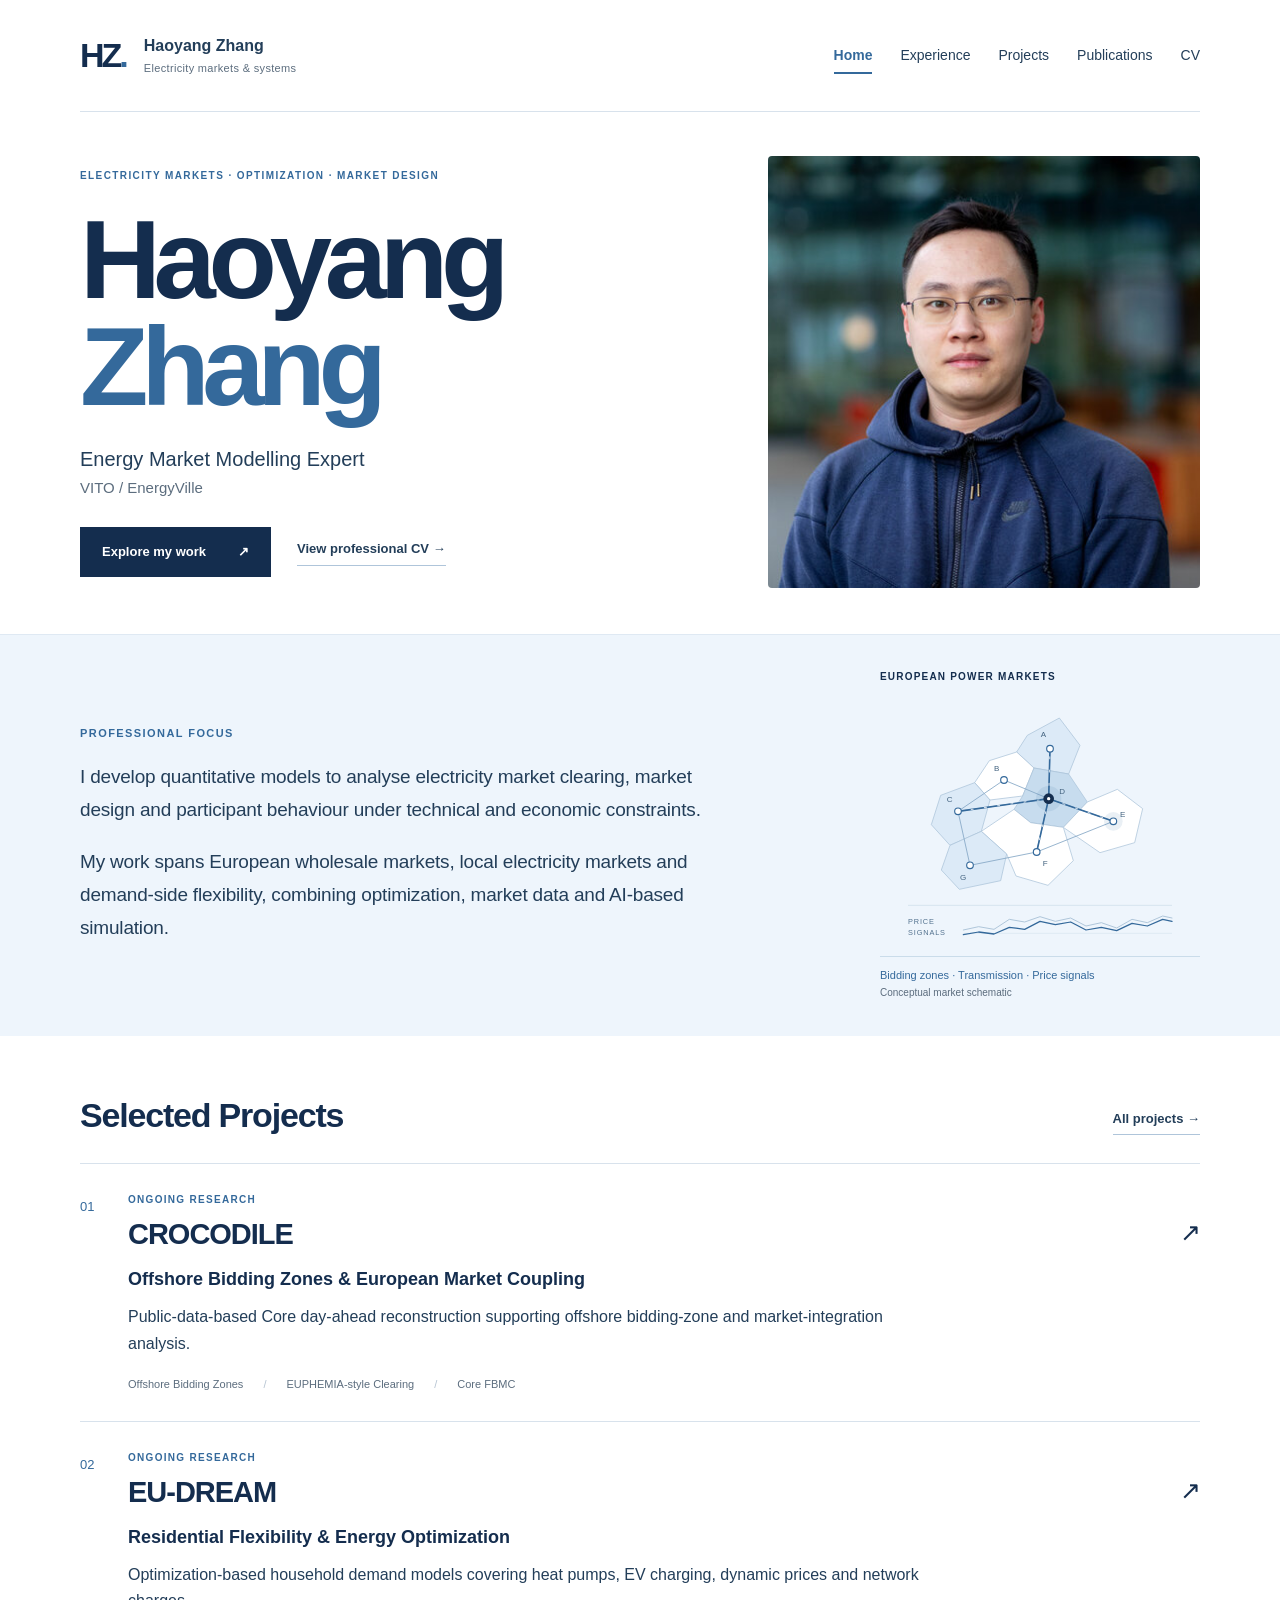
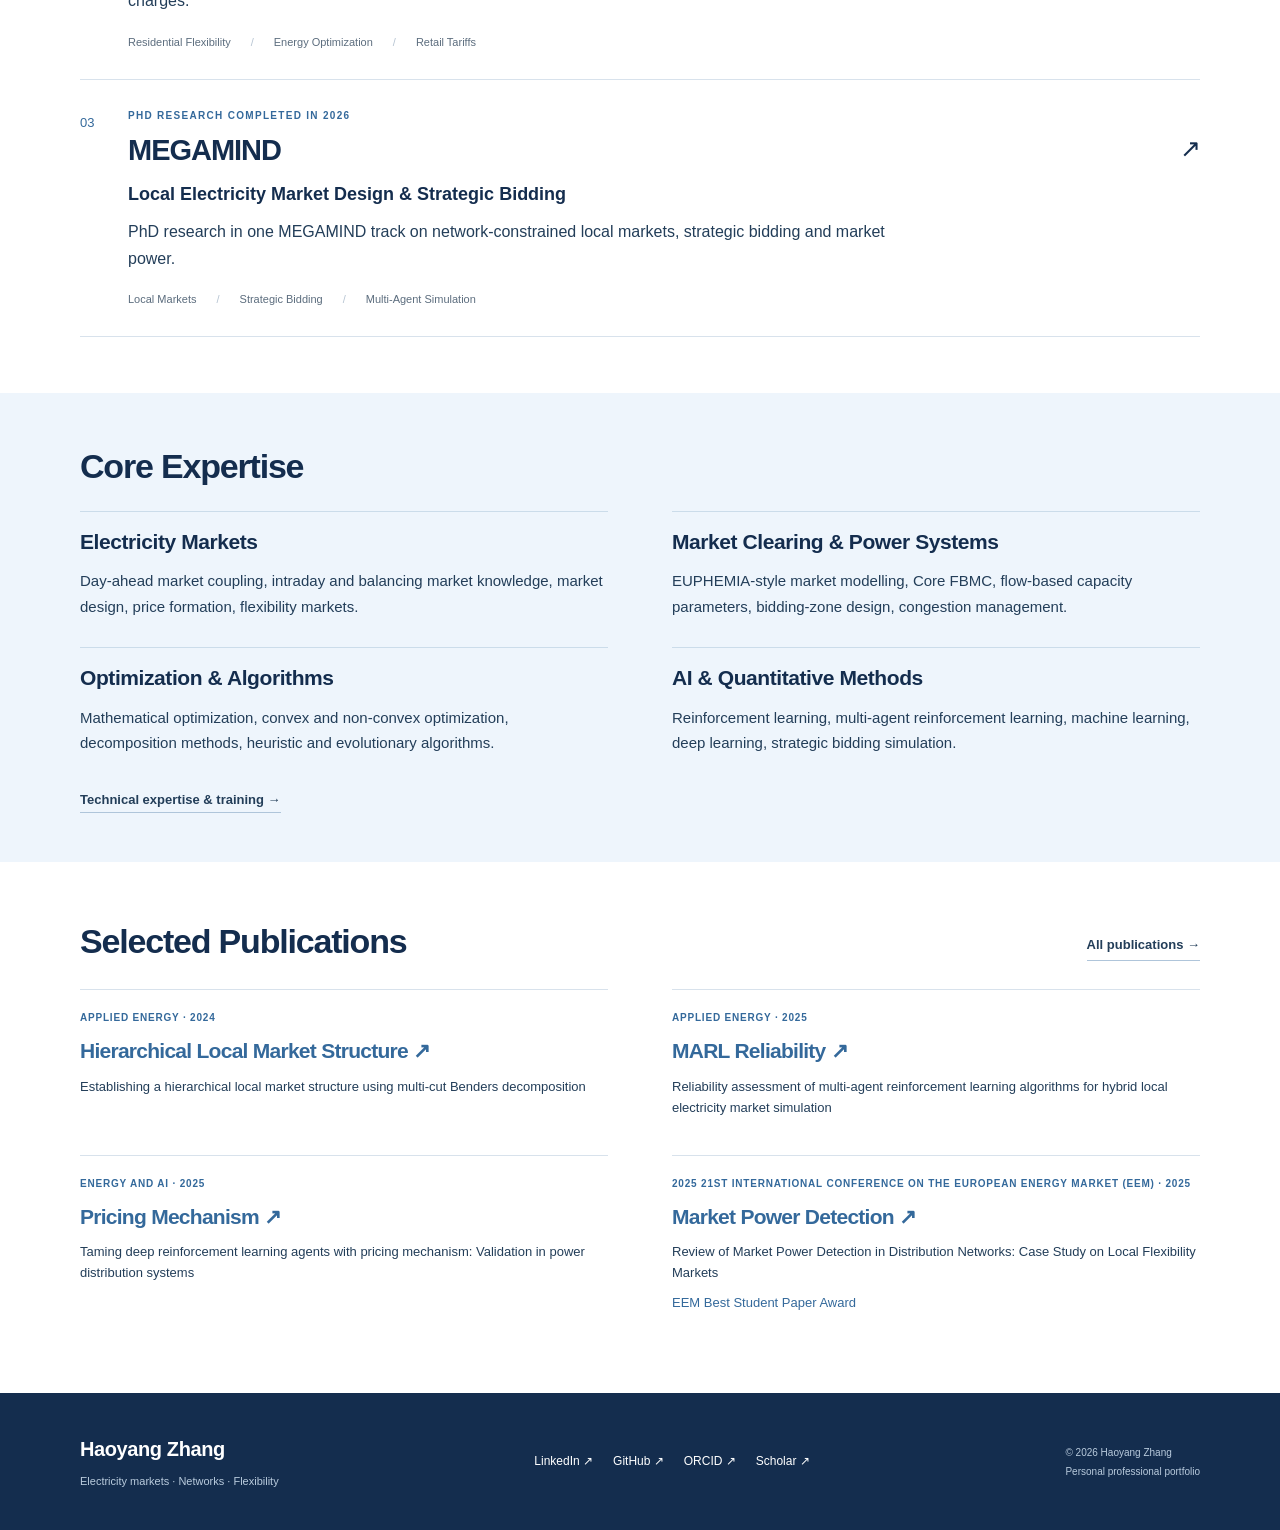
<file: index.html>
<!doctype html>
<html lang="en">
<head>
  <meta charset="utf-8">
  <meta name="viewport" content="width=device-width,initial-scale=1">
  <meta name="description" content="Electricity market modelling, optimization and market design: European market coupling, offshore bidding zones, strategic bidding and demand flexibility.">
  <meta name="theme-color" content="#142D4E">
  <meta name="google-site-verification" content="i7AeyefR8yjqWOWhQkD-Vf1cCC72EUMrgIJtI4v-ssY" />
  <title>Haoyang Zhang | Electricity Market Modelling &amp; Optimization</title>
  <meta property="og:title" content="Haoyang Zhang | Electricity Market Modelling &amp; Optimization">
  <meta property="og:description" content="Electricity market modelling, optimization and market design: European market coupling, offshore bidding zones, strategic bidding and demand flexibility.">
  <meta property="og:type" content="website">
  <meta property="og:url" content="https://zhanghaoyang1993.github.io/">
  <link rel="canonical" href="https://zhanghaoyang1993.github.io/">
  
  <link rel="icon" href="/assets/favicon.svg" type="image/svg+xml">
  <link rel="stylesheet" href="/assets/style.css">
</head>
<body>
<a class="skip" href="#main">Skip to content</a>
<header class="header wrap">
  <a class="identity" href="/" aria-label="Haoyang Zhang home"><span class="monogram">HZ<span>.</span></span><span>Haoyang Zhang<span class="identity-sub">Electricity markets & systems</span></span></a>
  <nav aria-label="Main navigation"><a href="/" aria-current="page">Home</a><a href="/experience/">Experience</a><a href="/projects/">Projects</a><a href="/publications/">Publications</a><a href="/cv/">CV</a></nav>
</header>
<main id="main">

<div class="home-page">
<section class="hero wrap">
  <div class="hero-copy">
    <p class="eyebrow">Electricity Markets · Optimization · Market Design</p>
    <h1 aria-label="Haoyang Zhang">Haoyang<br><span>Zhang</span></h1>
    <p class="hero-role">Energy Market Modelling Expert<span class="role-organization">VITO / EnergyVille</span></p>
    <div class="actions"><a class="button" href="/projects/">Explore my work <span aria-hidden="true">↗</span></a><a class="text-link" href="/cv/">View professional CV <span aria-hidden="true">→</span></a></div>
  </div>
  <figure class="hero-portrait"><img src="/assets/haoyang-zhang-portrait.jpg" alt="Portrait of Haoyang Zhang" width="650" height="436" fetchpriority="high" decoding="async"></figure>
</section>
<section class="intro-band"><div class="wrap home-focus-layout">
  <div class="focus-copy"><p class="eyebrow">Professional focus</p><div class="intro-text"><p>I develop quantitative models to analyse electricity market clearing, market design and participant behaviour under technical and economic constraints.</p>
<p>My work spans European wholesale markets, local electricity markets and demand-side flexibility, combining optimization, market data and AI-based simulation.</p></div></div>
  <figure class="market-visual">
    <p class="market-visual-title">European power markets</p>
    <svg xmlns="http://www.w3.org/2000/svg" viewBox="0 0 480 405" role="img" aria-labelledby="market-title market-desc">
  <title id="market-title">European electricity markets: zones, networks and price signals</title>
  <desc id="market-desc">A conceptual arrangement of bidding zones joined by transmission links, with an abstract price signal below. The zones and curves are illustrative rather than measured market data.</desc>
  <g class="market-zones" stroke="#abc3d9" stroke-width="1.1" stroke-linejoin="round">
    <path d="M221 74 269 48 300 89 283 132 231 123 205 99Z" fill="#dceaf7"/>
    <path d="M164 112 205 99 231 123 214 165 165 171 142 145Z" fill="#ffffff"/>
    <path d="M91 164 142 145 165 171 152 218 105 239 77 208Z" fill="#dceaf7"/>
    <path d="M214 165 231 123 283 132 311 174 275 212 226 205 201 185Z" fill="#c7dcee"/>
    <path d="M311 174 356 155 394 184 382 235 330 250 275 212Z" fill="#ffffff"/>
    <path d="M152 218 201 185 226 205 275 212 290 262 252 299 204 285 190 252Z" fill="#ffffff"/>
    <path d="M105 239 152 218 190 252 181 292 119 305 92 276Z" fill="#dceaf7"/>
  </g>
  <g fill="none" stroke-linecap="round" stroke-linejoin="round">
    <path d="M255 94 253 169 350 203M186 141 253 169 235 249 135 269M117 188 186 141M117 188 135 269M253 169 117 188M235 249 350 203" stroke="#87a9c7" stroke-width="1.3"/>
    <path d="M117 188 253 169 350 203M253 169 255 94M253 169 235 249" stroke="#34699B" stroke-width="2.4"/>
    <path class="market-flow" d="M117 188 253 169 350 203M253 169 255 94M253 169 235 249" stroke="#ffffff" stroke-width="1.6" stroke-dasharray="3 17" opacity=".75"/>
  </g>
  <g fill="#34699B">
    <circle class="market-node-halo" cx="253" cy="169" r="19" opacity=".1"/>
    <circle class="market-node-halo market-node-delayed" cx="350" cy="203" r="14" opacity=".1"/>
  </g>
  <g fill="#ffffff" stroke="#34699B" stroke-width="1.7">
    <circle cx="255" cy="94" r="5"/><circle cx="186" cy="141" r="5"/>
    <circle cx="117" cy="188" r="5"/><circle cx="350" cy="203" r="5"/>
    <circle cx="235" cy="249" r="5"/><circle cx="135" cy="269" r="5"/>
  </g>
  <circle cx="253" cy="169" r="8" fill="#142D4E"/>
  <circle cx="253" cy="169" r="2.5" fill="#ffffff"/>
  <g fill="#42627f" font-family="Segoe UI,Arial,sans-serif" font-size="12" letter-spacing="1">
    <text x="241" y="76">A</text><text x="171" y="127">B</text>
    <text x="100" y="174">C</text><text x="269" y="162">D</text>
    <text x="360" y="196">E</text><text x="244" y="270">F</text>
    <text x="120" y="291">G</text>
  </g>
  <path d="M42 329H438" stroke="#cadcea" stroke-width="1"/>
  <g fill="#52718e" font-family="Segoe UI,Arial,sans-serif" font-size="11" letter-spacing="1.3">
    <text x="42" y="357">PRICE</text><text x="42" y="373">SIGNALS</text>
  </g>
  <path d="M125 371H438" stroke="#d8e5f0" stroke-width="1"/>
  <g fill="none" stroke-linecap="round" stroke-linejoin="round">
    <path d="M125 366 148 361 171 365 194 350 217 354 240 346 263 353 286 348 309 360 332 355 355 363 378 350 401 355 424 345 438 348" stroke="#a5bfd5" stroke-width="1.3"/>
    <path d="M125 373 148 369 171 372 194 362 217 365 240 353 263 358 286 354 309 366 332 362 355 367 378 356 401 360 424 350 438 353" stroke="#34699B" stroke-width="1.9"/>
  </g>
</svg>
    <figcaption><span>Bidding zones · Transmission · Price signals</span><span>Conceptual market schematic</span></figcaption>
  </figure>
</div></section>
<section class="wrap section"><div class="section-top"><h2>Selected Projects</h2><a class="text-link" href="/projects/">All projects <span aria-hidden="true">→</span></a></div>
<article class="project-row"><span class="project-number">01</span><div><p class="eyebrow">Ongoing research</p><h3><a href="/projects/crocodile/">CROCODILE <span aria-hidden="true">↗</span></a></h3><p class="project-card-title">Offshore Bidding Zones &amp; European Market Coupling</p><p>Public-data-based Core day-ahead reconstruction supporting offshore bidding-zone and market-integration analysis.</p><div class="tags"><span>Offshore Bidding Zones</span><span>EUPHEMIA-style Clearing</span><span>Core FBMC</span></div></div></article><article class="project-row"><span class="project-number">02</span><div><p class="eyebrow">Ongoing research</p><h3><a href="/projects/eu-dream/">EU-DREAM <span aria-hidden="true">↗</span></a></h3><p class="project-card-title">Residential Flexibility &amp; Energy Optimization</p><p>Optimization-based household demand models covering heat pumps, EV charging, dynamic prices and network charges.</p><div class="tags"><span>Residential Flexibility</span><span>Energy Optimization</span><span>Retail Tariffs</span></div></div></article><article class="project-row"><span class="project-number">03</span><div><p class="eyebrow">PhD research completed in 2026</p><h3><a href="/projects/megamind/">MEGAMIND <span aria-hidden="true">↗</span></a></h3><p class="project-card-title">Local Electricity Market Design &amp; Strategic Bidding</p><p>PhD research in one MEGAMIND track on network-constrained local markets, strategic bidding and market power.</p><div class="tags"><span>Local Markets</span><span>Strategic Bidding</span><span>Multi-Agent Simulation</span></div></div></article>
</section>
<section class="education-band"><div class="wrap section"><h2>Core Expertise</h2><div class="expertise-grid"><article><h3>Electricity Markets</h3><p>Day-ahead market coupling, intraday and balancing market knowledge, market design, price formation, flexibility markets.</p></article><article><h3>Market Clearing &amp; Power Systems</h3><p>EUPHEMIA-style market modelling, Core FBMC, flow-based capacity parameters, bidding-zone design, congestion management.</p></article><article><h3>Optimization &amp; Algorithms</h3><p>Mathematical optimization, convex and non-convex optimization, decomposition methods, heuristic and evolutionary algorithms.</p></article><article><h3>AI &amp; Quantitative Methods</h3><p>Reinforcement learning, multi-agent reinforcement learning, machine learning, deep learning, strategic bidding simulation.</p></article></div><a class="text-link" href="/experience/#technical-expertise">Technical expertise & training <span aria-hidden="true">→</span></a></div></section>
<section class="wrap section"><div class="section-top"><h2>Selected Publications</h2><a class="text-link" href="/publications/">All publications <span aria-hidden="true">→</span></a></div><div class="selected-papers">
<article><p class="eyebrow">Applied Energy · 2024</p><h3><a href="https://doi.org/10.1016/j.apenergy.2024.123073">Hierarchical Local Market Structure <span aria-hidden="true">↗</span></a></h3><p>Establishing a hierarchical local market structure using multi-cut Benders decomposition</p></article>

<article><p class="eyebrow">Applied Energy · 2025</p><h3><a href="https://doi.org/10.1016/j.apenergy.2025.125789">MARL Reliability <span aria-hidden="true">↗</span></a></h3><p>Reliability assessment of multi-agent reinforcement learning algorithms for hybrid local electricity market simulation</p></article>

<article><p class="eyebrow">Energy and AI · 2025</p><h3><a href="https://doi.org/10.1016/j.egyai.2025.100635">Pricing Mechanism <span aria-hidden="true">↗</span></a></h3><p>Taming deep reinforcement learning agents with pricing mechanism: Validation in power distribution systems</p></article>

<article><p class="eyebrow">2025 21st International Conference on the European Energy Market (EEM) · 2025</p><h3><a href="https://doi.org/10.1109/eem64765.2025.11050286">Market Power Detection <span aria-hidden="true">↗</span></a></h3><p>Review of Market Power Detection in Distribution Networks: Case Study on Local Flexibility Markets</p><p class="publication-note">EEM Best Student Paper Award</p></article>
</div></section>
</div>

</main>
<footer class="footer"><div class="wrap footer-inner"><div class="footer-name">Haoyang Zhang<span>Electricity markets · Networks · Flexibility</span></div><div class="footer-links"><a href="https://be.linkedin.com/in/haoyang-zhang-272397138">LinkedIn ↗</a><a href="https://github.com/zhanghaoyang1993">GitHub ↗</a><a href="https://orcid.org/0000-0002-3418-0367">ORCID ↗</a><a href="https://scholar.google.com/citations?user=-BL6CnoAAAAJ&amp;hl=en">Scholar ↗</a></div><p>© 2026 Haoyang Zhang<br><span>Personal professional portfolio</span></p></div></footer>
</body></html>
</file>
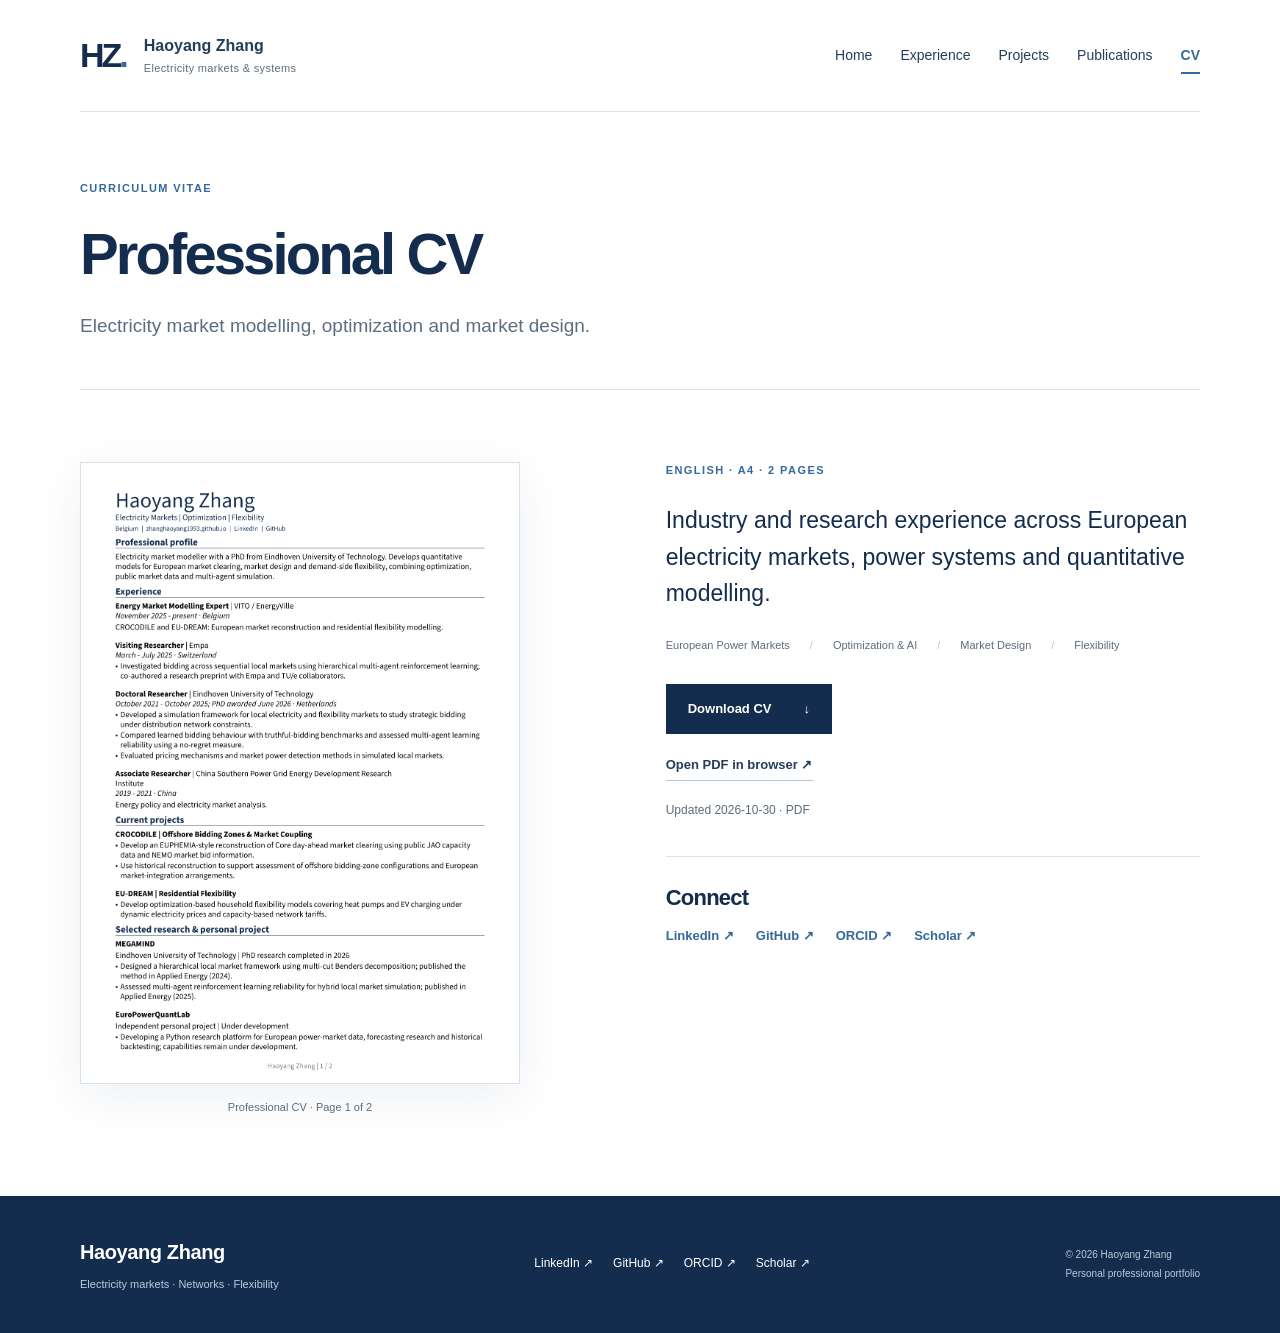
<file: cv/index.html>
<!doctype html>
<html lang="en">
<head>
  <meta charset="utf-8">
  <meta name="viewport" content="width=device-width,initial-scale=1">
  <meta name="description" content="Download Haoyang Zhang’s professional CV: European electricity markets, optimization, AI-based simulation, market design and demand-side flexibility.">
  <meta name="theme-color" content="#142D4E">
  <title>Professional CV — Electricity Markets &amp; Optimization | Haoyang Zhang</title>
  <meta property="og:title" content="Professional CV — Electricity Markets &amp; Optimization | Haoyang Zhang">
  <meta property="og:description" content="Download Haoyang Zhang’s professional CV: European electricity markets, optimization, AI-based simulation, market design and demand-side flexibility.">
  <meta property="og:type" content="website">
  <meta property="og:url" content="https://zhanghaoyang1993.github.io/cv/">
  <link rel="canonical" href="https://zhanghaoyang1993.github.io/cv/">
  
  <link rel="icon" href="/assets/favicon.svg" type="image/svg+xml">
  <link rel="stylesheet" href="/assets/style.css">
</head>
<body>
<a class="skip" href="#main">Skip to content</a>
<header class="header wrap">
  <a class="identity" href="/" aria-label="Haoyang Zhang home"><span class="monogram">HZ<span>.</span></span><span>Haoyang Zhang<span class="identity-sub">Electricity markets & systems</span></span></a>
  <nav aria-label="Main navigation"><a href="/">Home</a><a href="/experience/">Experience</a><a href="/projects/">Projects</a><a href="/publications/">Publications</a><a href="/cv/" aria-current="page">CV</a></nav>
</header>
<main id="main">

<section class="page-heading wrap"><p class="eyebrow">Curriculum vitae</p><h1>Professional CV</h1><p class="deck">Electricity market modelling, optimization and market design.</p></section>
<section class="wrap section cv-layout"><figure class="cv-preview"><a href="/assets/Haoyang_Zhang_Professional_CV.pdf" aria-label="Open the professional CV PDF"><img src="/assets/Haoyang_Zhang_Professional_CV_preview.png" alt="First page of Haoyang Zhang’s professional CV" width="1191" height="1684"></a><figcaption>Professional CV · Page 1 of 2</figcaption></figure><div class="cv-copy"><p class="eyebrow">English · A4 · 2 pages</p><p class="cv-support">Industry and research experience across European electricity markets, power systems and quantitative modelling.</p><div class="tags"><span>European Power Markets</span><span>Optimization &amp; AI</span><span>Market Design</span><span>Flexibility</span></div><a class="button" href="/assets/Haoyang_Zhang_Professional_CV.pdf" download>Download CV <span aria-hidden="true">↓</span></a><a class="text-link" href="/assets/Haoyang_Zhang_Professional_CV.pdf">Open PDF in browser ↗</a><p class="small">Updated 2026-10-30 · PDF</p><div class="contact-block"><h3>Connect</h3><div class="inline-links"><a href="https://be.linkedin.com/in/haoyang-zhang-272397138">LinkedIn ↗</a><a href="https://github.com/zhanghaoyang1993">GitHub ↗</a><a href="https://orcid.org/0000-0002-3418-0367">ORCID ↗</a><a href="https://scholar.google.com/citations?user=-BL6CnoAAAAJ&amp;hl=en">Scholar ↗</a></div></div></div></section>

</main>
<footer class="footer"><div class="wrap footer-inner"><div class="footer-name">Haoyang Zhang<span>Electricity markets · Networks · Flexibility</span></div><div class="footer-links"><a href="https://be.linkedin.com/in/haoyang-zhang-272397138">LinkedIn ↗</a><a href="https://github.com/zhanghaoyang1993">GitHub ↗</a><a href="https://orcid.org/0000-0002-3418-0367">ORCID ↗</a><a href="https://scholar.google.com/citations?user=-BL6CnoAAAAJ&amp;hl=en">Scholar ↗</a></div><p>© 2026 Haoyang Zhang<br><span>Personal professional portfolio</span></p></div></footer>
</body></html>
</file>
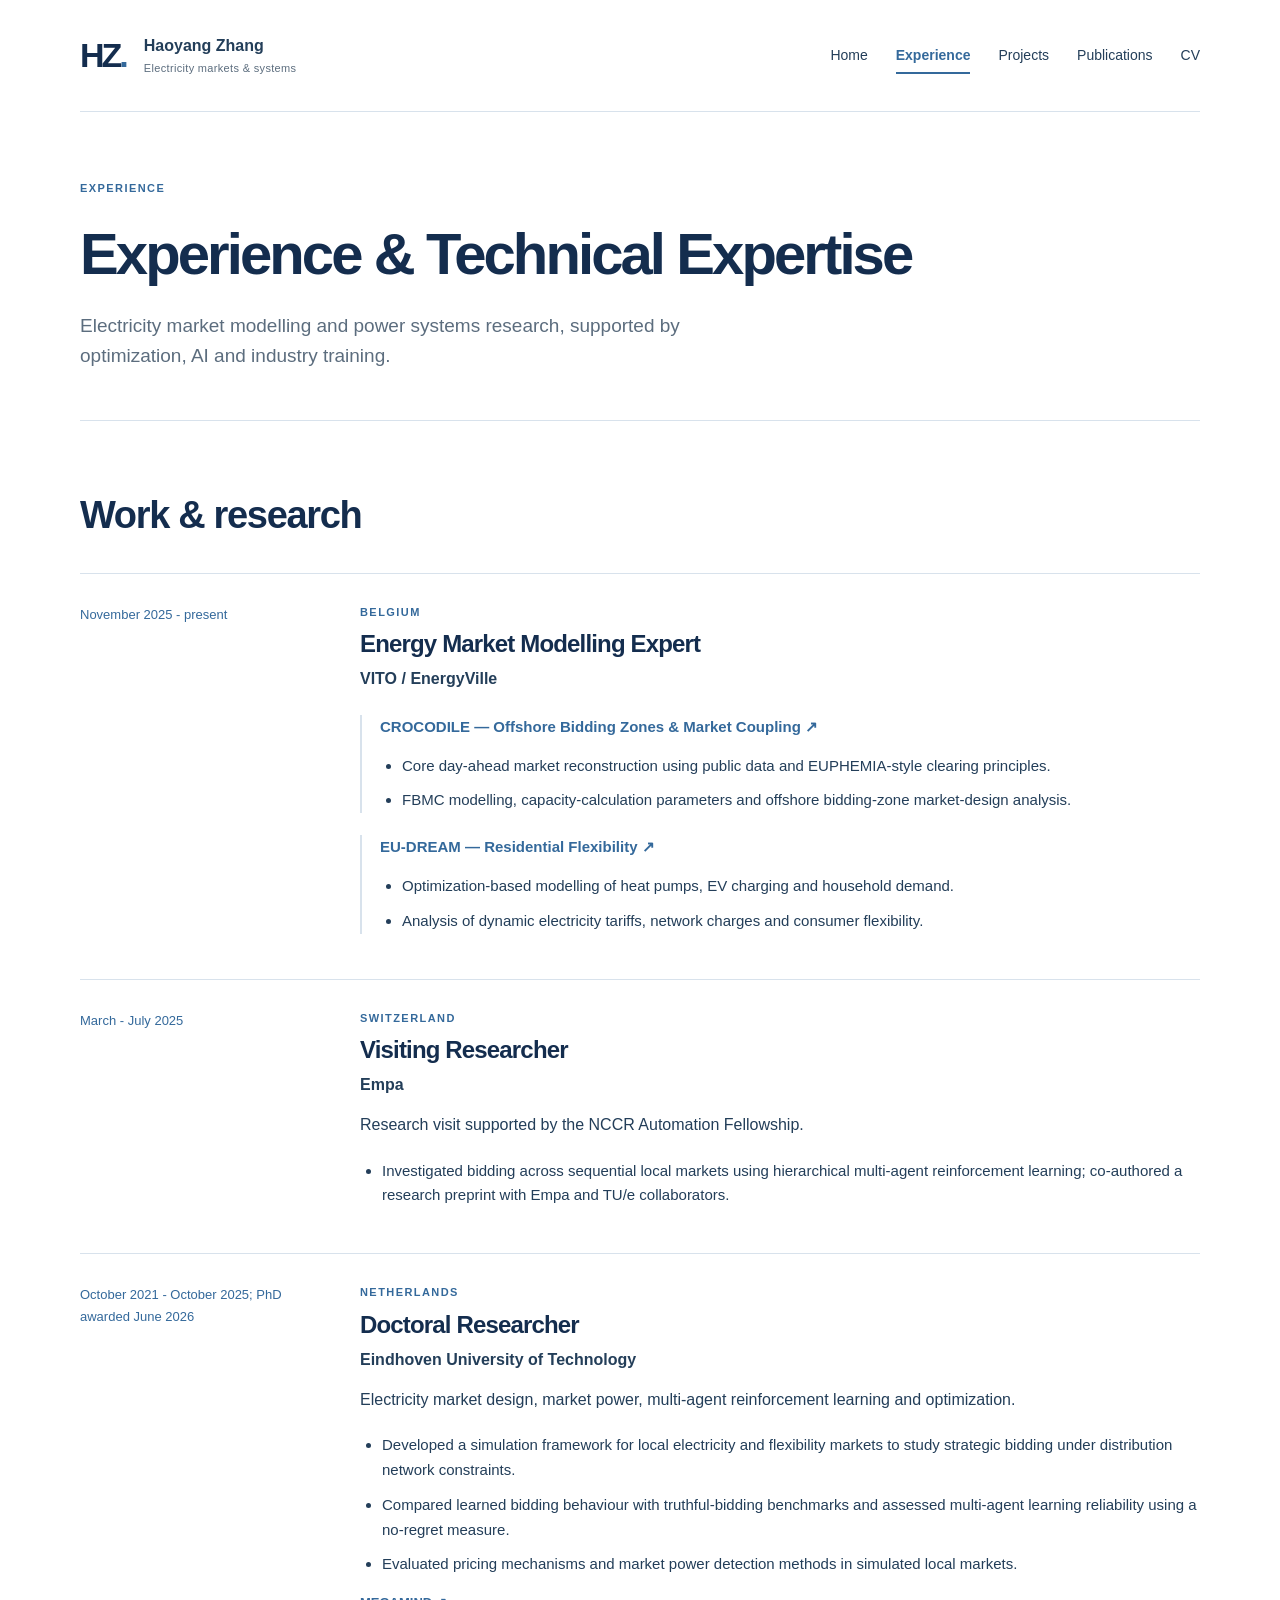
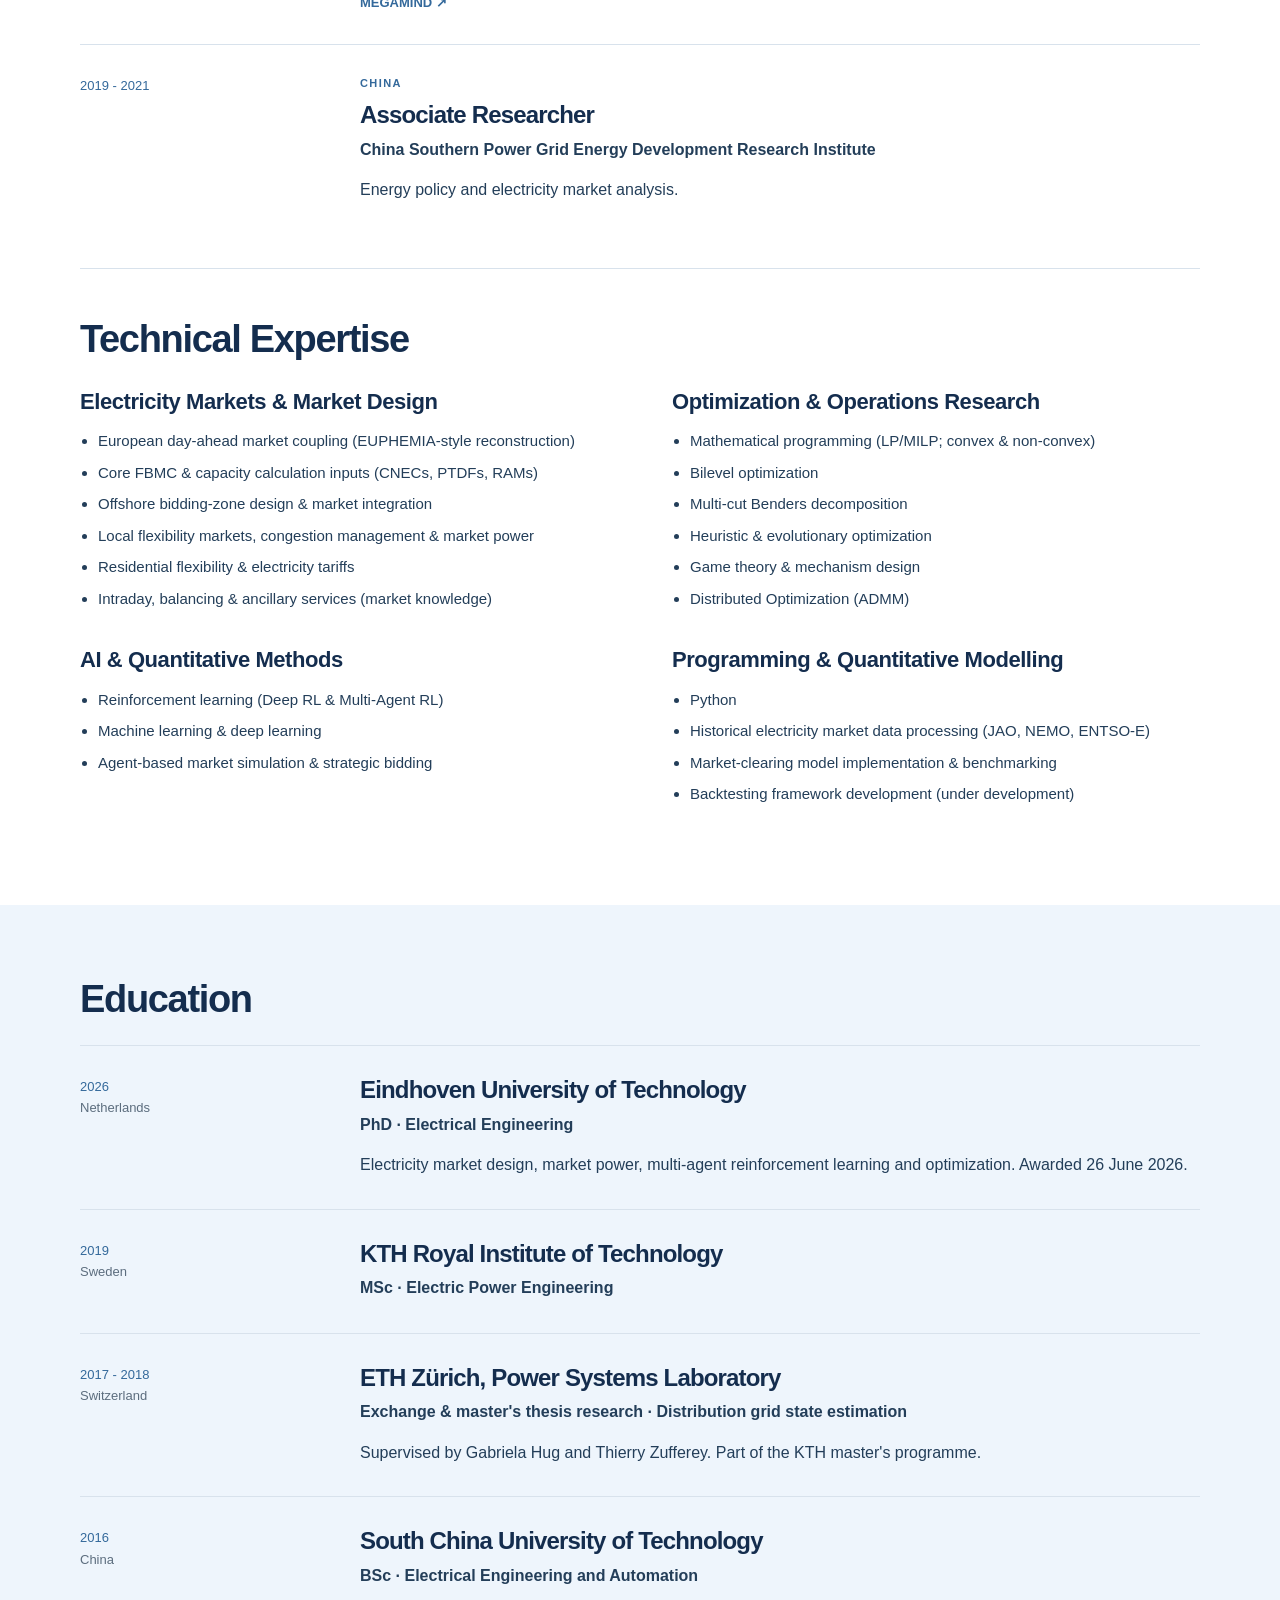
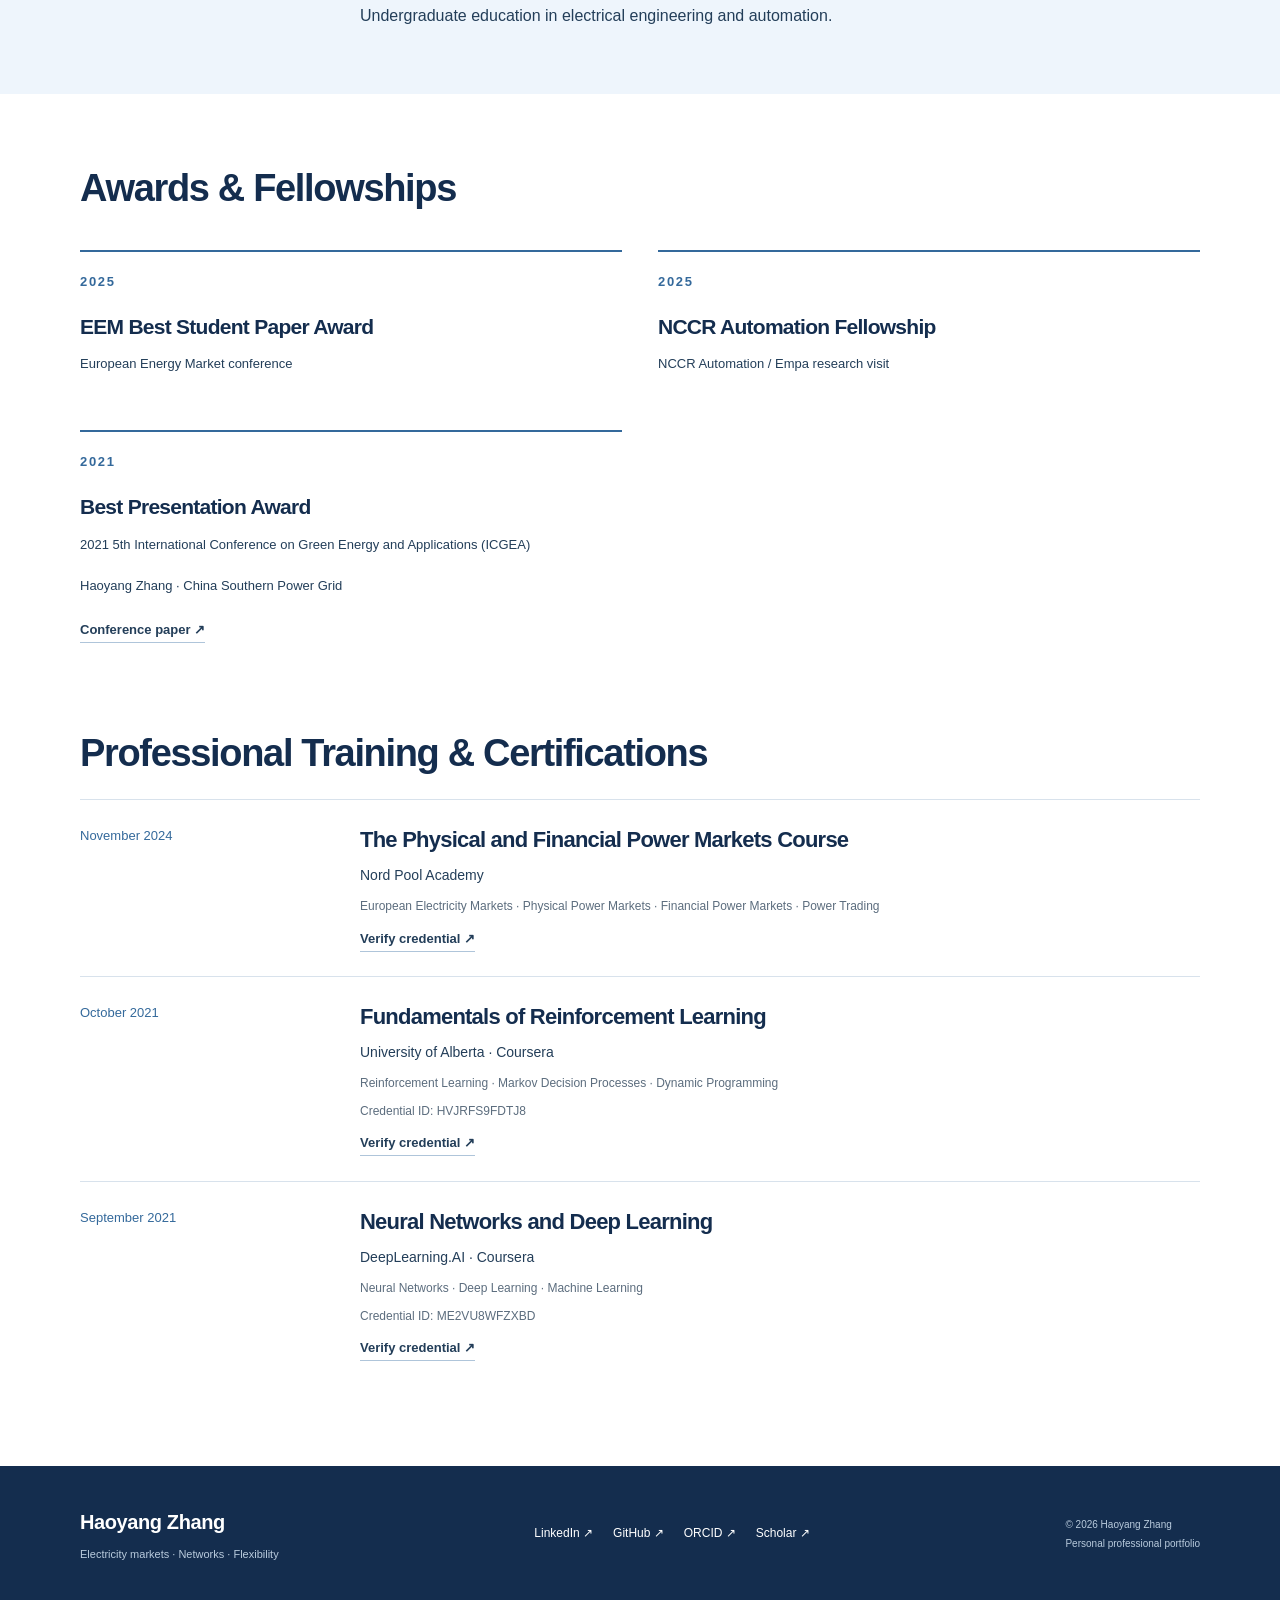
<file: experience/index.html>
<!doctype html>
<html lang="en">
<head>
  <meta charset="utf-8">
  <meta name="viewport" content="width=device-width,initial-scale=1">
  <meta name="description" content="Professional experience at VITO / EnergyVille, TU/e, Empa and China Southern Power Grid, with technical expertise and verified power-market and AI training.">
  <meta name="theme-color" content="#142D4E">
  <title>Experience &amp; Technical Expertise | Haoyang Zhang</title>
  <meta property="og:title" content="Experience &amp; Technical Expertise | Haoyang Zhang">
  <meta property="og:description" content="Professional experience at VITO / EnergyVille, TU/e, Empa and China Southern Power Grid, with technical expertise and verified power-market and AI training.">
  <meta property="og:type" content="website">
  <meta property="og:url" content="https://zhanghaoyang1993.github.io/experience/">
  <link rel="canonical" href="https://zhanghaoyang1993.github.io/experience/">
  
  <link rel="icon" href="/assets/favicon.svg" type="image/svg+xml">
  <link rel="stylesheet" href="/assets/style.css">
</head>
<body>
<a class="skip" href="#main">Skip to content</a>
<header class="header wrap">
  <a class="identity" href="/" aria-label="Haoyang Zhang home"><span class="monogram">HZ<span>.</span></span><span>Haoyang Zhang<span class="identity-sub">Electricity markets & systems</span></span></a>
  <nav aria-label="Main navigation"><a href="/">Home</a><a href="/experience/" aria-current="page">Experience</a><a href="/projects/">Projects</a><a href="/publications/">Publications</a><a href="/cv/">CV</a></nav>
</header>
<main id="main">

<section class="page-heading wrap"><p class="eyebrow">Experience</p><h1>Experience &amp; Technical Expertise</h1><p class="deck">Electricity market modelling and power systems research, supported by optimization, AI and industry training.</p></section>
<section class="wrap section timeline"><h2>Work & research</h2><article class="timeline-row"><p class="date">November 2025 - present</p><div><p class="eyebrow">Belgium</p><h3>Energy Market Modelling Expert</h3><p class="organization">VITO / EnergyVille</p>
<div class="experience-project"><h4><a href="/projects/crocodile/">CROCODILE — Offshore Bidding Zones &amp; Market Coupling ↗</a></h4><ul><li>Core day-ahead market reconstruction using public data and EUPHEMIA-style clearing principles.</li><li>FBMC modelling, capacity-calculation parameters and offshore bidding-zone market-design analysis.</li></ul></div><div class="experience-project"><h4><a href="/projects/eu-dream/">EU-DREAM — Residential Flexibility ↗</a></h4><ul><li>Optimization-based modelling of heat pumps, EV charging and household demand.</li><li>Analysis of dynamic electricity tariffs, network charges and consumer flexibility.</li></ul></div>
</div></article><article class="timeline-row"><p class="date">March - July 2025</p><div><p class="eyebrow">Switzerland</p><h3>Visiting Researcher</h3><p class="organization">Empa</p>
<p>Research visit supported by the NCCR Automation Fellowship.</p><ul><li>Investigated bidding across sequential local markets using hierarchical multi-agent reinforcement learning; co-authored a research preprint with Empa and TU/e collaborators.</li></ul></div></article><article class="timeline-row"><p class="date">October 2021 - October 2025; PhD awarded June 2026</p><div><p class="eyebrow">Netherlands</p><h3>Doctoral Researcher</h3><p class="organization">Eindhoven University of Technology</p>
<p>Electricity market design, market power, multi-agent reinforcement learning and optimization.</p><ul><li>Developed a simulation framework for local electricity and flexibility markets to study strategic bidding under distribution network constraints.</li><li>Compared learned bidding behaviour with truthful-bidding benchmarks and assessed multi-agent learning reliability using a no-regret measure.</li><li>Evaluated pricing mechanisms and market power detection methods in simulated local markets.</li></ul><div class="inline-links"><a href="/projects/megamind/">MEGAMIND <span aria-hidden="true">↗</span></a></div></div></article><article class="timeline-row"><p class="date">2019 - 2021</p><div><p class="eyebrow">China</p><h3>Associate Researcher</h3><p class="organization">China Southern Power Grid Energy Development Research Institute</p>
<p>Energy policy and electricity market analysis.</p></div></article></section>
<section class="wrap section expertise-section" id="technical-expertise"><h2>Technical Expertise</h2><div class="expertise-grid"><article><h3>Electricity Markets &amp; Market Design</h3><ul><li>European day-ahead market coupling (EUPHEMIA-style reconstruction)</li><li>Core FBMC &amp; capacity calculation inputs (CNECs, PTDFs, RAMs)</li><li>Offshore bidding-zone design &amp; market integration</li><li>Local flexibility markets, congestion management &amp; market power</li><li>Residential flexibility &amp; electricity tariffs</li><li>Intraday, balancing &amp; ancillary services (market knowledge)</li></ul></article><article><h3>Optimization &amp; Operations Research</h3><ul><li>Mathematical programming (LP/MILP; convex &amp; non-convex)</li><li>Bilevel optimization</li><li>Multi-cut Benders decomposition</li><li>Heuristic &amp; evolutionary optimization</li><li>Game theory &amp; mechanism design</li><li>Distributed Optimization (ADMM)</li></ul></article><article><h3>AI &amp; Quantitative Methods</h3><ul><li>Reinforcement learning (Deep RL &amp; Multi-Agent RL)</li><li>Machine learning &amp; deep learning</li><li>Agent-based market simulation &amp; strategic bidding</li></ul></article><article><h3>Programming &amp; Quantitative Modelling</h3><ul><li>Python</li><li>Historical electricity market data processing (JAO, NEMO, ENTSO-E)</li><li>Market-clearing model implementation &amp; benchmarking</li><li>Backtesting framework development (under development)</li></ul></article></div></section>
<section class="education-band"><div class="wrap section"><h2>Education</h2><article class="timeline-row"><p class="date">2026<br><span>Netherlands</span></p><div><h3>Eindhoven University of Technology</h3><p class="organization">PhD · Electrical Engineering</p><p>Electricity market design, market power, multi-agent reinforcement learning and optimization. Awarded 26 June 2026.</p></div></article><article class="timeline-row"><p class="date">2019<br><span>Sweden</span></p><div><h3>KTH Royal Institute of Technology</h3><p class="organization">MSc · Electric Power Engineering</p></div></article><article class="timeline-row"><p class="date">2017 - 2018<br><span>Switzerland</span></p><div><h3>ETH Zürich, Power Systems Laboratory</h3><p class="organization">Exchange &amp; master&#39;s thesis research · Distribution grid state estimation</p><p>Supervised by Gabriela Hug and Thierry Zufferey. Part of the KTH master&#39;s programme.</p></div></article><article class="timeline-row"><p class="date">2016<br><span>China</span></p><div><h3>South China University of Technology</h3><p class="organization">BSc · Electrical Engineering and Automation</p><p>Undergraduate education in electrical engineering and automation.</p></div></article></div></section>
<section class="wrap section"><h2>Awards & Fellowships</h2><div class="awards"><article><p class="eyebrow">2025</p><h3>EEM Best Student Paper Award</h3><p>European Energy Market conference</p></article><article><p class="eyebrow">2025</p><h3>NCCR Automation Fellowship</h3><p>NCCR Automation / Empa research visit</p></article><article><p class="eyebrow">2021</p><h3>Best Presentation Award</h3><p>2021 5th International Conference on Green Energy and Applications (ICGEA)</p><p>Haoyang Zhang · China Southern Power Grid</p><a class="text-link" href="https://ieeexplore.ieee.org/abstract/document/9487634">Conference paper ↗</a></article></div></section>
<section class="wrap section credentials-section"><h2>Professional Training & Certifications</h2><div class="credential-list"><article class="credential"><p class="date">November 2024</p><div><h3>The Physical and Financial Power Markets Course</h3><p class="credential-issuer">Nord Pool Academy</p><p class="small">European Electricity Markets · Physical Power Markets · Financial Power Markets · Power Trading</p><a class="text-link" href="https://www.credly.com/badges/43386621-031a-48ec-bf58-fec2726fa063/linked_in_profile">Verify credential ↗</a></div></article><article class="credential"><p class="date">October 2021</p><div><h3>Fundamentals of Reinforcement Learning</h3><p class="credential-issuer">University of Alberta · Coursera</p><p class="small">Reinforcement Learning · Markov Decision Processes · Dynamic Programming</p><p class="small">Credential ID: HVJRFS9FDTJ8</p><a class="text-link" href="https://www.coursera.org/account/accomplishments/verify/HVJRFS9FDTJ8">Verify credential ↗</a></div></article><article class="credential"><p class="date">September 2021</p><div><h3>Neural Networks and Deep Learning</h3><p class="credential-issuer">DeepLearning.AI · Coursera</p><p class="small">Neural Networks · Deep Learning · Machine Learning</p><p class="small">Credential ID: ME2VU8WFZXBD</p><a class="text-link" href="https://www.coursera.org/account/accomplishments/verify/ME2VU8WFZXBD">Verify credential ↗</a></div></article></div></section>

</main>
<footer class="footer"><div class="wrap footer-inner"><div class="footer-name">Haoyang Zhang<span>Electricity markets · Networks · Flexibility</span></div><div class="footer-links"><a href="https://be.linkedin.com/in/haoyang-zhang-272397138">LinkedIn ↗</a><a href="https://github.com/zhanghaoyang1993">GitHub ↗</a><a href="https://orcid.org/0000-0002-3418-0367">ORCID ↗</a><a href="https://scholar.google.com/citations?user=-BL6CnoAAAAJ&amp;hl=en">Scholar ↗</a></div><p>© 2026 Haoyang Zhang<br><span>Personal professional portfolio</span></p></div></footer>
</body></html>
</file>
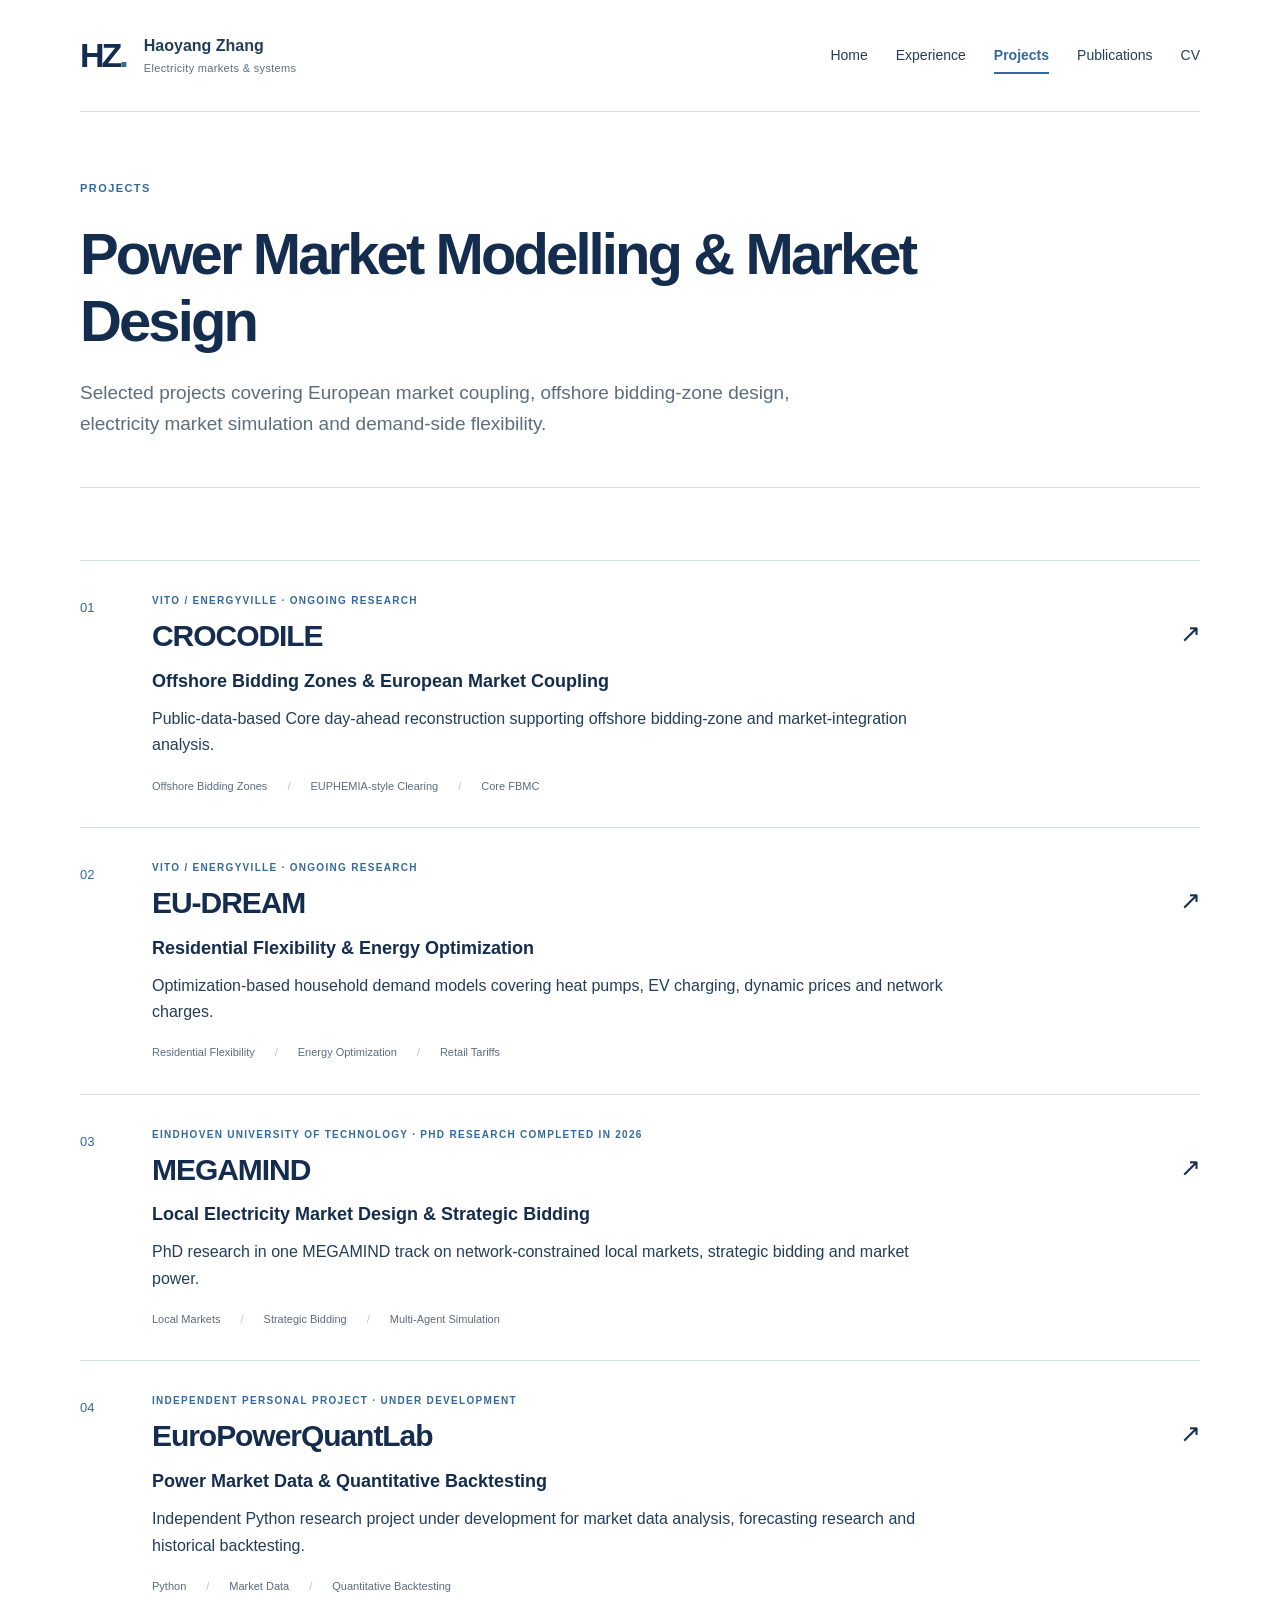
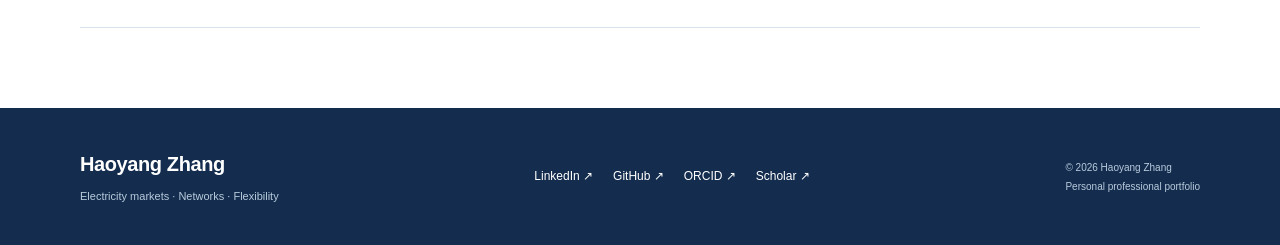
<file: projects/index.html>
<!doctype html>
<html lang="en">
<head>
  <meta charset="utf-8">
  <meta name="viewport" content="width=device-width,initial-scale=1">
  <meta name="description" content="European electricity market modelling projects: offshore bidding zones, EUPHEMIA-style clearing, Core FBMC, local markets and demand-side flexibility.">
  <meta name="theme-color" content="#142D4E">
  <title>Power Market Modelling &amp; Market Design | Haoyang Zhang</title>
  <meta property="og:title" content="Power Market Modelling &amp; Market Design | Haoyang Zhang">
  <meta property="og:description" content="European electricity market modelling projects: offshore bidding zones, EUPHEMIA-style clearing, Core FBMC, local markets and demand-side flexibility.">
  <meta property="og:type" content="website">
  <meta property="og:url" content="https://zhanghaoyang1993.github.io/projects/">
  <link rel="canonical" href="https://zhanghaoyang1993.github.io/projects/">
  
  <link rel="icon" href="/assets/favicon.svg" type="image/svg+xml">
  <link rel="stylesheet" href="/assets/style.css">
</head>
<body>
<a class="skip" href="#main">Skip to content</a>
<header class="header wrap">
  <a class="identity" href="/" aria-label="Haoyang Zhang home"><span class="monogram">HZ<span>.</span></span><span>Haoyang Zhang<span class="identity-sub">Electricity markets & systems</span></span></a>
  <nav aria-label="Main navigation"><a href="/">Home</a><a href="/experience/">Experience</a><a href="/projects/" aria-current="page">Projects</a><a href="/publications/">Publications</a><a href="/cv/">CV</a></nav>
</header>
<main id="main">

<section class="page-heading wrap"><p class="eyebrow">Projects</p><h1>Power Market Modelling &amp; Market Design</h1><p class="deck">Selected projects covering European market coupling, offshore bidding-zone design, electricity market simulation and demand-side flexibility.</p></section>
<section class="wrap section project-list"><article class="project-row"><span class="project-number">01</span><div><p class="eyebrow">VITO / EnergyVille · Ongoing research</p><h3><a href="/projects/crocodile/">CROCODILE <span aria-hidden="true">↗</span></a></h3><p class="project-card-title">Offshore Bidding Zones &amp; European Market Coupling</p><p>Public-data-based Core day-ahead reconstruction supporting offshore bidding-zone and market-integration analysis.</p><div class="tags"><span>Offshore Bidding Zones</span><span>EUPHEMIA-style Clearing</span><span>Core FBMC</span></div></div></article><article class="project-row"><span class="project-number">02</span><div><p class="eyebrow">VITO / EnergyVille · Ongoing research</p><h3><a href="/projects/eu-dream/">EU-DREAM <span aria-hidden="true">↗</span></a></h3><p class="project-card-title">Residential Flexibility &amp; Energy Optimization</p><p>Optimization-based household demand models covering heat pumps, EV charging, dynamic prices and network charges.</p><div class="tags"><span>Residential Flexibility</span><span>Energy Optimization</span><span>Retail Tariffs</span></div></div></article><article class="project-row"><span class="project-number">03</span><div><p class="eyebrow">Eindhoven University of Technology · PhD research completed in 2026</p><h3><a href="/projects/megamind/">MEGAMIND <span aria-hidden="true">↗</span></a></h3><p class="project-card-title">Local Electricity Market Design &amp; Strategic Bidding</p><p>PhD research in one MEGAMIND track on network-constrained local markets, strategic bidding and market power.</p><div class="tags"><span>Local Markets</span><span>Strategic Bidding</span><span>Multi-Agent Simulation</span></div></div></article><article class="project-row"><span class="project-number">04</span><div><p class="eyebrow">Independent personal project · Under development</p><h3><a href="/projects/europowerquantlab/">EuroPowerQuantLab <span aria-hidden="true">↗</span></a></h3><p class="project-card-title">Power Market Data &amp; Quantitative Backtesting</p><p>Independent Python research project under development for market data analysis, forecasting research and historical backtesting.</p><div class="tags"><span>Python</span><span>Market Data</span><span>Quantitative Backtesting</span></div></div></article></section>

</main>
<footer class="footer"><div class="wrap footer-inner"><div class="footer-name">Haoyang Zhang<span>Electricity markets · Networks · Flexibility</span></div><div class="footer-links"><a href="https://be.linkedin.com/in/haoyang-zhang-272397138">LinkedIn ↗</a><a href="https://github.com/zhanghaoyang1993">GitHub ↗</a><a href="https://orcid.org/0000-0002-3418-0367">ORCID ↗</a><a href="https://scholar.google.com/citations?user=-BL6CnoAAAAJ&amp;hl=en">Scholar ↗</a></div><p>© 2026 Haoyang Zhang<br><span>Personal professional portfolio</span></p></div></footer>
</body></html>
</file>
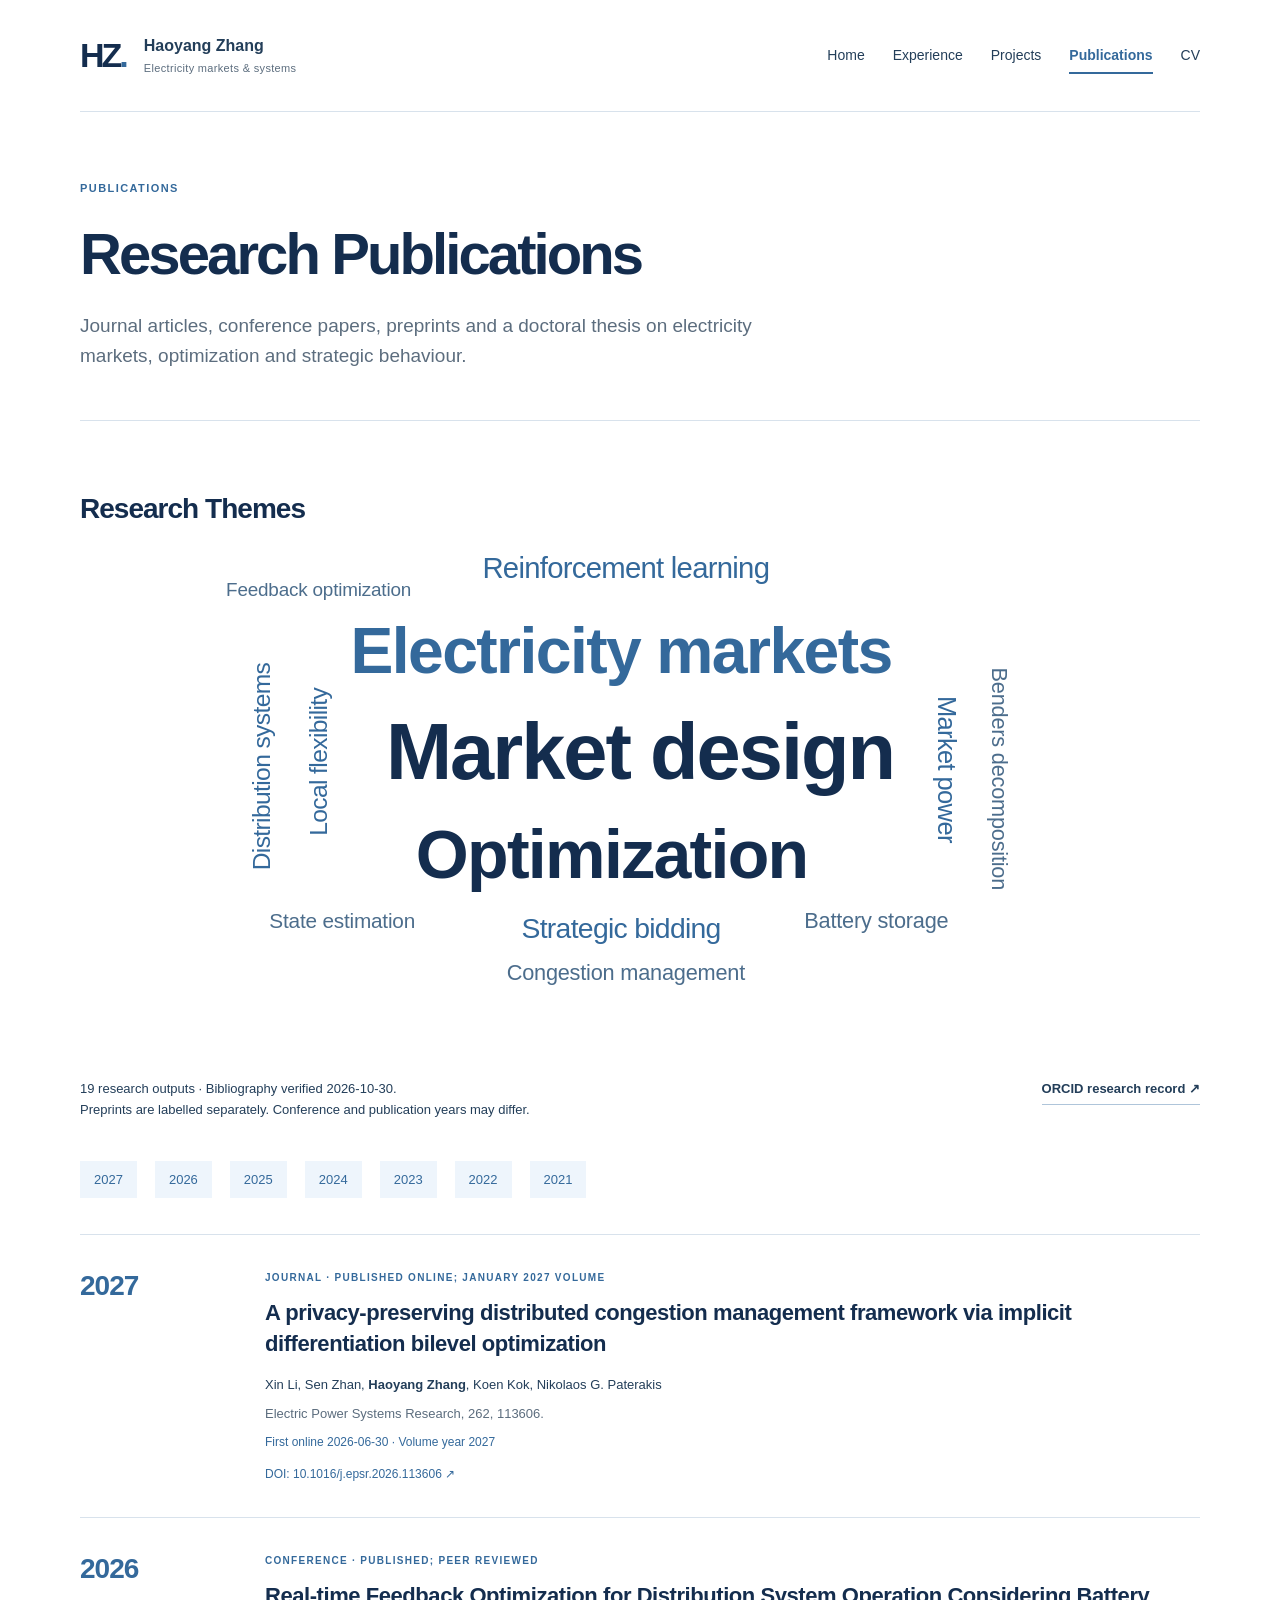
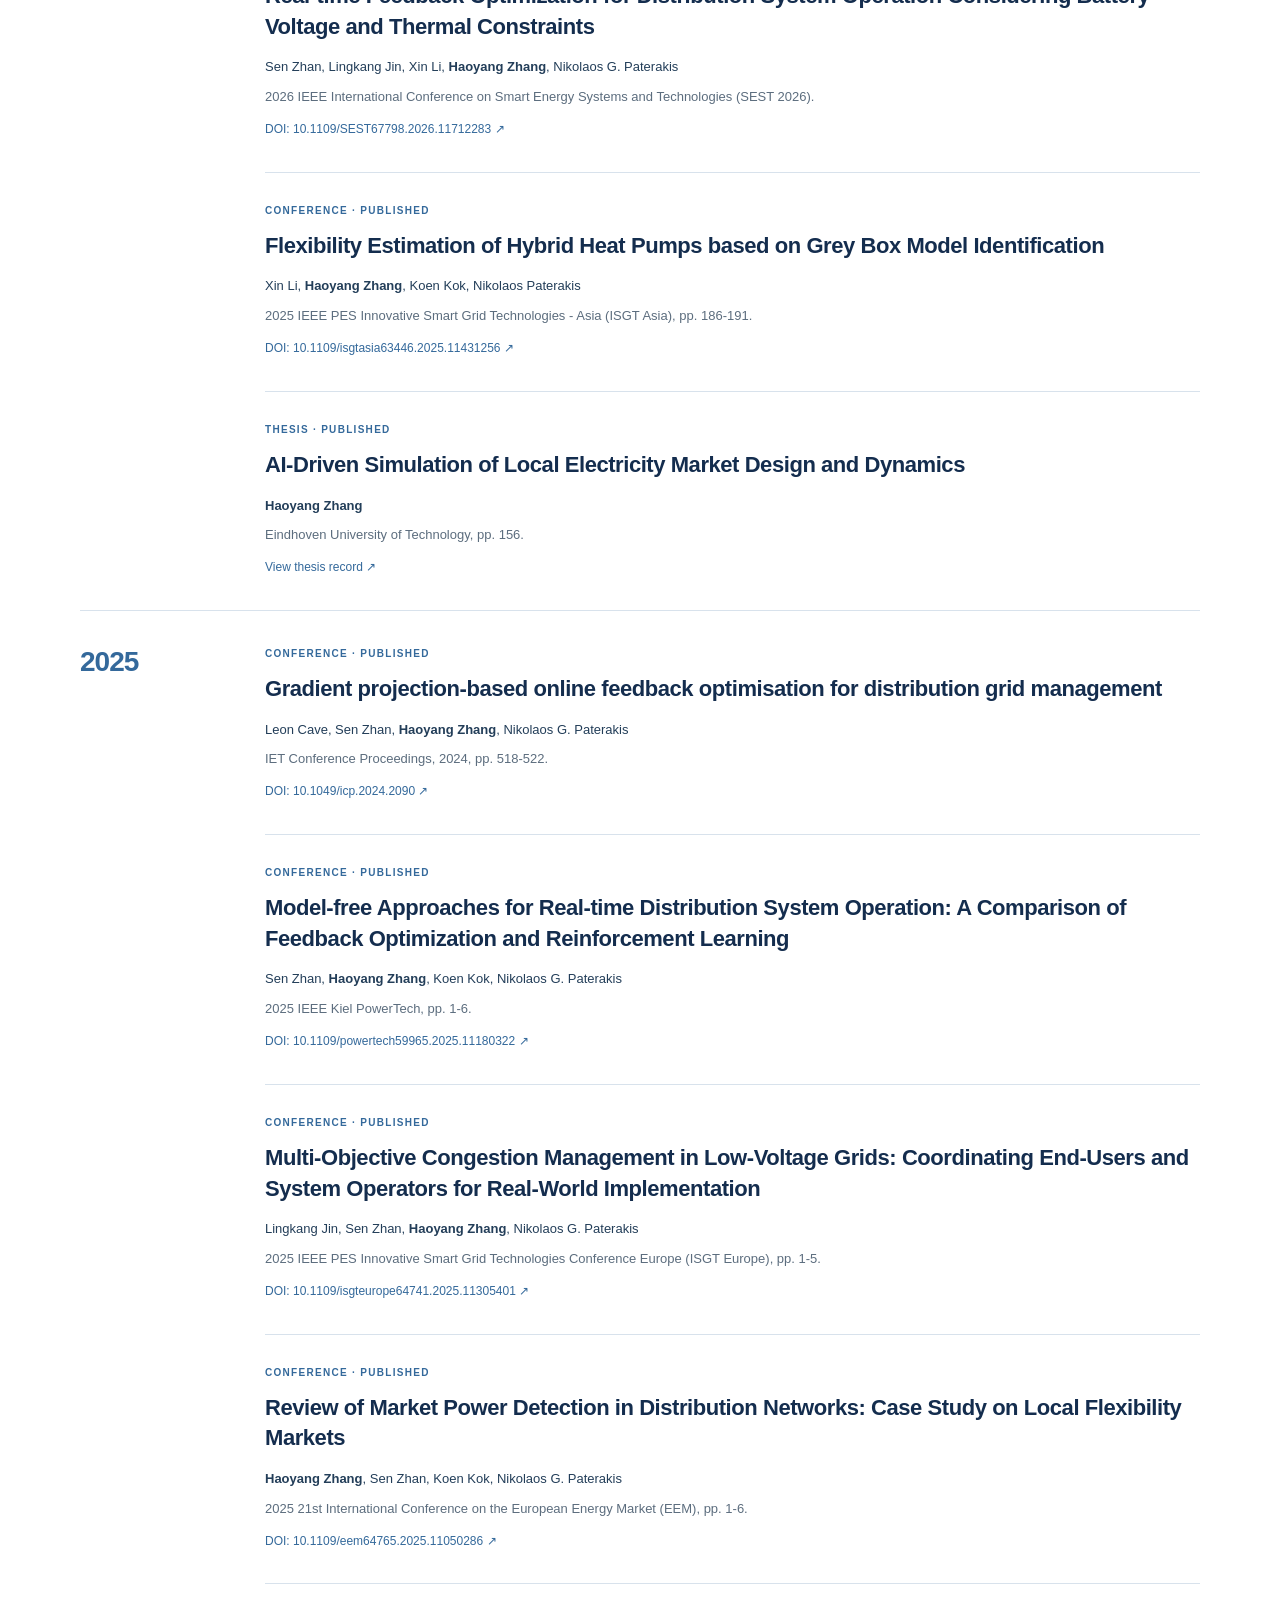
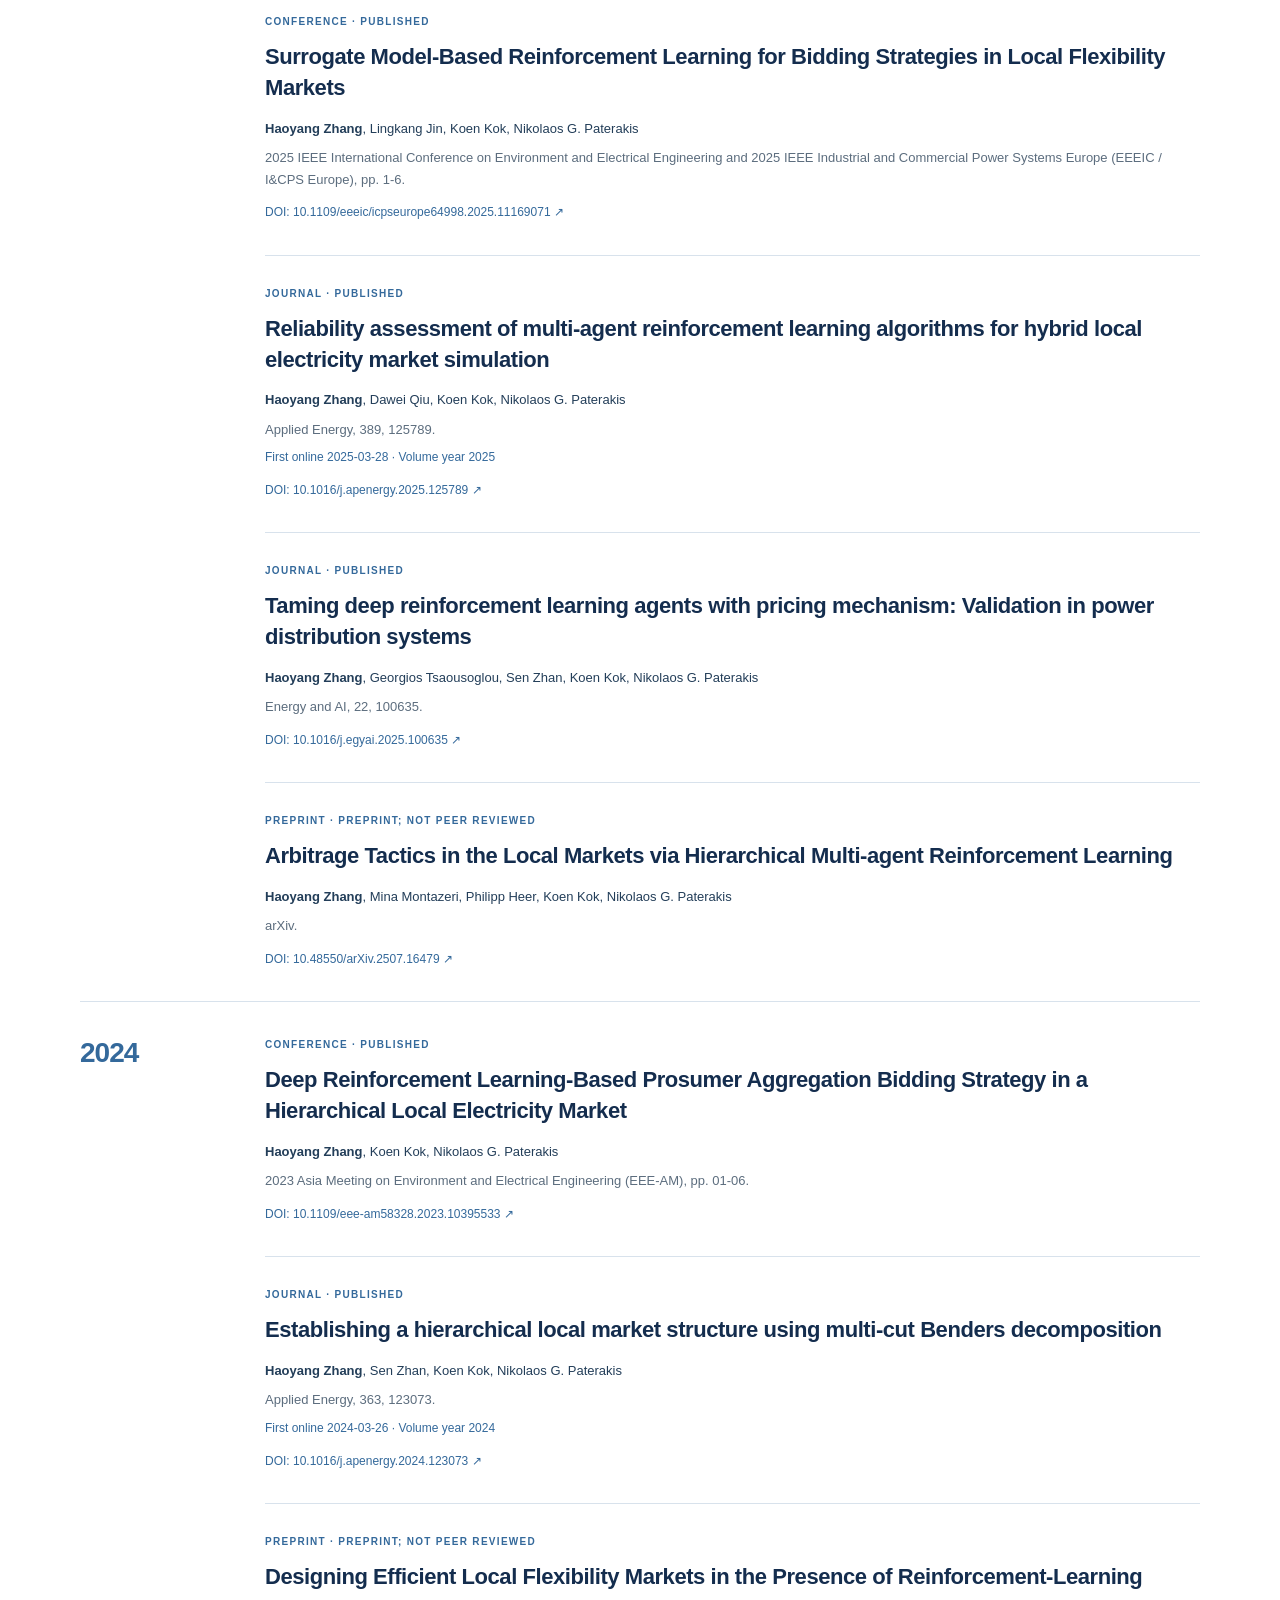
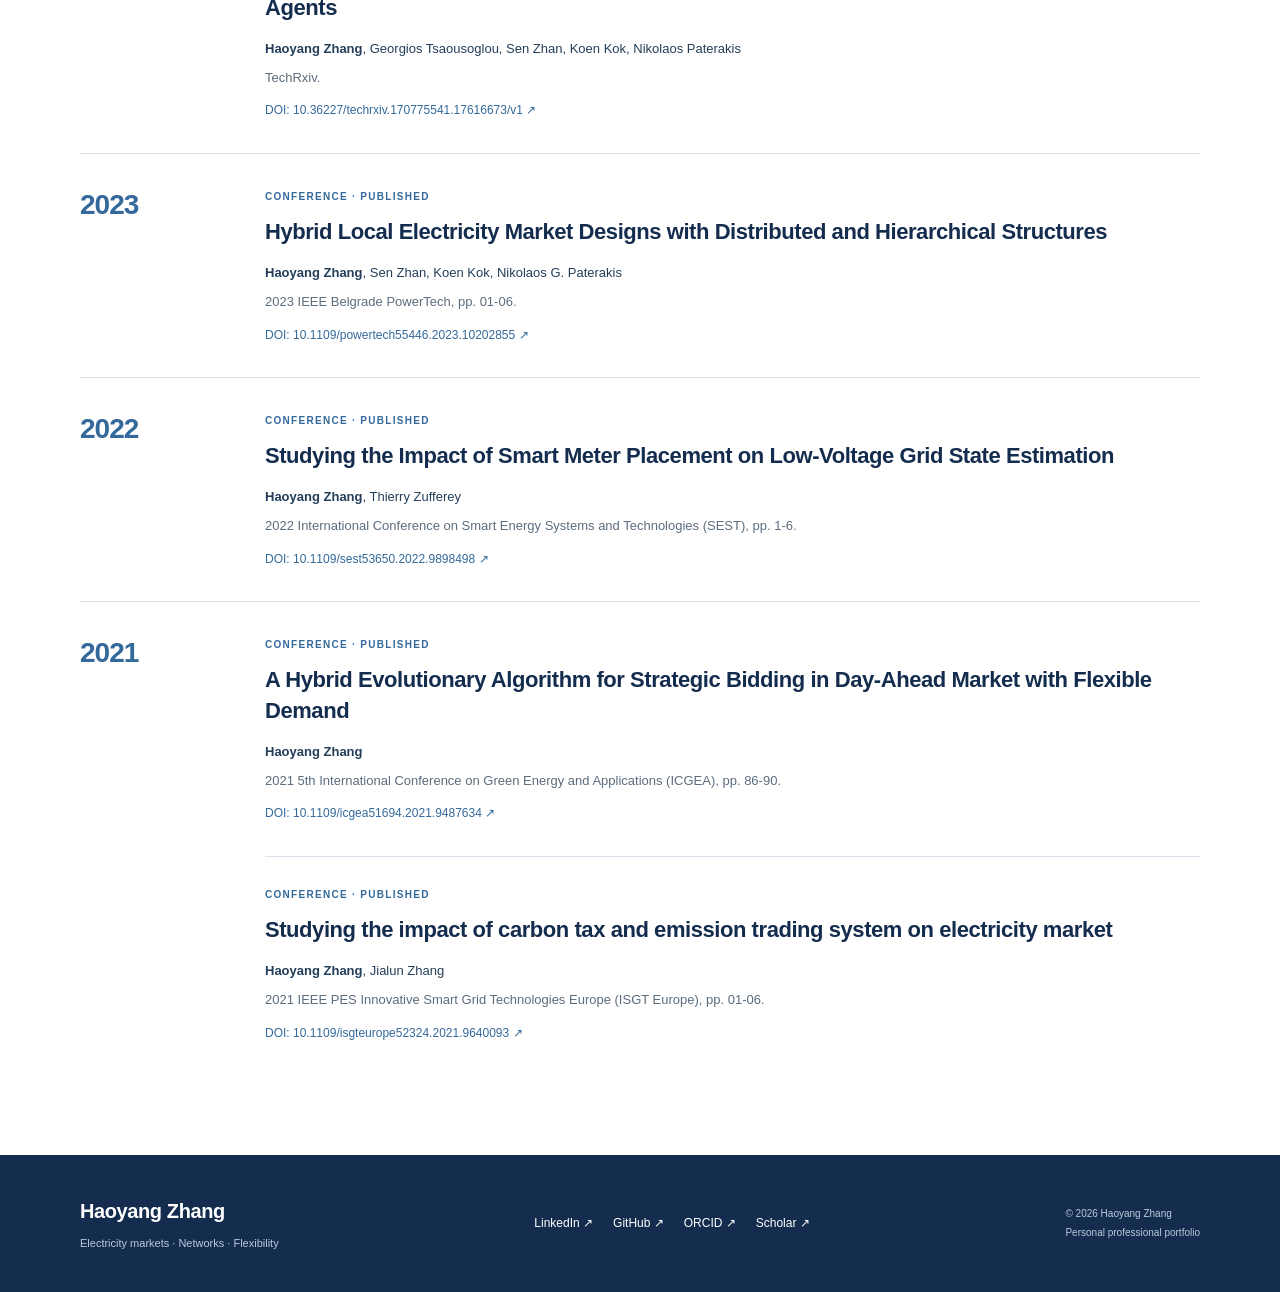
<file: publications/index.html>
<!doctype html>
<html lang="en">
<head>
  <meta charset="utf-8">
  <meta name="viewport" content="width=device-width,initial-scale=1">
  <meta name="description" content="Research publications in electricity market design, optimization, strategic bidding, reinforcement learning and congestion management, with verified DOI records.">
  <meta name="theme-color" content="#142D4E">
  <title>Publications in Market Design &amp; Optimization | Haoyang Zhang</title>
  <meta property="og:title" content="Publications in Market Design &amp; Optimization | Haoyang Zhang">
  <meta property="og:description" content="Research publications in electricity market design, optimization, strategic bidding, reinforcement learning and congestion management, with verified DOI records.">
  <meta property="og:type" content="website">
  <meta property="og:url" content="https://zhanghaoyang1993.github.io/publications/">
  <link rel="canonical" href="https://zhanghaoyang1993.github.io/publications/">
  
  <link rel="icon" href="/assets/favicon.svg" type="image/svg+xml">
  <link rel="stylesheet" href="/assets/style.css">
</head>
<body>
<a class="skip" href="#main">Skip to content</a>
<header class="header wrap">
  <a class="identity" href="/" aria-label="Haoyang Zhang home"><span class="monogram">HZ<span>.</span></span><span>Haoyang Zhang<span class="identity-sub">Electricity markets & systems</span></span></a>
  <nav aria-label="Main navigation"><a href="/">Home</a><a href="/experience/">Experience</a><a href="/projects/">Projects</a><a href="/publications/" aria-current="page">Publications</a><a href="/cv/">CV</a></nav>
</header>
<main id="main">


<section class="page-heading wrap"><p class="eyebrow">Publications</p><h1>Research Publications</h1><p class="deck">Journal articles, conference papers, preprints and a doctoral thesis on electricity markets, optimization and strategic behaviour.</p></section>
<section class="wrap section publication-themes" aria-labelledby="research-themes-heading">
  <h2 id="research-themes-heading">Research Themes</h2>
  


<svg class="word-cloud word-cloud-wide" viewBox="0 0 1100 500" role="img" aria-labelledby="word-cloud-title-wide word-cloud-desc-wide">
  <title id="word-cloud-title-wide">Research themes word cloud</title>
  <desc id="word-cloud-desc-wide">Electricity markets, Optimization, Strategic bidding, Market design, Reinforcement learning, Local flexibility, Congestion management, Market power, Distribution systems, Feedback optimization, Benders decomposition, State estimation, Battery storage.</desc>
  <text class="cloud-lead" x="530" y="125" font-size="68" text-anchor="middle" dominant-baseline="central" transform="rotate(0 530 125)">Electricity markets</text><text class="cloud-lead" x="520" y="340" font-size="72" text-anchor="middle" dominant-baseline="central" transform="rotate(0 520 340)">Optimization</text><text class="cloud-main" x="530" y="418" font-size="30" text-anchor="middle" dominant-baseline="central" transform="rotate(0 530 418)">Strategic bidding</text><text class="cloud-lead" x="550" y="231" font-size="84" text-anchor="middle" dominant-baseline="central" transform="rotate(0 550 231)">Market design</text><text class="cloud-main" x="535" y="36" font-size="31" text-anchor="middle" dominant-baseline="central" transform="rotate(0 535 36)">Reinforcement learning</text><text class="cloud-main" x="210" y="242" font-size="26" text-anchor="middle" dominant-baseline="central" transform="rotate(-90 210 242)">Local flexibility</text><text class="cloud-detail" x="535" y="465" font-size="23" text-anchor="middle" dominant-baseline="central" transform="rotate(0 535 465)">Congestion management</text><text class="cloud-main" x="875" y="250" font-size="27" text-anchor="middle" dominant-baseline="central" transform="rotate(90 875 250)">Market power</text><text class="cloud-main" x="150" y="247" font-size="26" text-anchor="middle" dominant-baseline="central" transform="rotate(-90 150 247)">Distribution systems</text><text class="cloud-detail" x="210" y="60" font-size="20" text-anchor="middle" dominant-baseline="central" transform="rotate(0 210 60)">Feedback optimization</text><text class="cloud-detail" x="930" y="260" font-size="23" text-anchor="middle" dominant-baseline="central" transform="rotate(90 930 260)">Benders decomposition</text><text class="cloud-detail" x="235" y="410" font-size="22" text-anchor="middle" dominant-baseline="central" transform="rotate(0 235 410)">State estimation</text><text class="cloud-detail" x="800" y="410" font-size="23" text-anchor="middle" dominant-baseline="central" transform="rotate(0 800 410)">Battery storage</text>
</svg>


<svg class="word-cloud word-cloud-compact" viewBox="0 0 400 460" role="img" aria-labelledby="word-cloud-title-compact word-cloud-desc-compact">
  <title id="word-cloud-title-compact">Research themes word cloud</title>
  <desc id="word-cloud-desc-compact">Electricity markets, Optimization, Strategic bidding, Market design, Reinforcement learning, Local flexibility, Congestion management, Market power, Distribution systems, Feedback optimization, Benders decomposition, State estimation, Battery storage.</desc>
  <text class="cloud-lead" x="200" y="128" font-size="40" text-anchor="middle" dominant-baseline="central" transform="rotate(0 200 128)">Electricity markets</text><text class="cloud-lead" x="200" y="300" font-size="48" text-anchor="middle" dominant-baseline="central" transform="rotate(0 200 300)">Optimization</text><text class="cloud-main" x="210" y="355" font-size="27" text-anchor="middle" dominant-baseline="central" transform="rotate(0 210 355)">Strategic bidding</text><text class="cloud-lead" x="200" y="215" font-size="52" text-anchor="middle" dominant-baseline="central" transform="rotate(0 200 215)">Market design</text><text class="cloud-main" x="210" y="68" font-size="22" text-anchor="middle" dominant-baseline="central" transform="rotate(0 210 68)">Reinforcement learning</text><text class="cloud-main" x="17" y="230" font-size="18" text-anchor="middle" dominant-baseline="central" transform="rotate(-90 17 230)">Local flexibility</text><text class="cloud-detail" x="210" y="390" font-size="18" text-anchor="middle" dominant-baseline="central" transform="rotate(0 210 390)">Congestion management</text><text class="cloud-main" x="386" y="230" font-size="19" text-anchor="middle" dominant-baseline="central" transform="rotate(90 386 230)">Market power</text><text class="cloud-main" x="42" y="342" font-size="18" text-anchor="middle" dominant-baseline="central" transform="rotate(-90 42 342)">Distribution systems</text><text class="cloud-detail" x="165" y="32" font-size="18" text-anchor="middle" dominant-baseline="central" transform="rotate(0 165 32)">Feedback optimization</text><text class="cloud-detail" x="357" y="347" font-size="18" text-anchor="middle" dominant-baseline="central" transform="rotate(90 357 347)">Benders decomposition</text><text class="cloud-detail" x="110" y="440" font-size="18" text-anchor="middle" dominant-baseline="central" transform="rotate(0 110 440)">State estimation</text><text class="cloud-detail" x="280" y="440" font-size="18" text-anchor="middle" dominant-baseline="central" transform="rotate(0 280 440)">Battery storage</text>
</svg>
</section>
<section class="wrap section"><div class="publication-intro"><p>19 research outputs · Bibliography verified 2026-10-30.<br>Preprints are labelled separately. Conference and publication years may differ.</p><a class="text-link" href="https://orcid.org/0000-0002-3418-0367">ORCID research record ↗</a></div>
<nav class="year-nav" aria-label="Publication years"><a href="#year-2027">2027</a><a href="#year-2026">2026</a><a href="#year-2025">2025</a><a href="#year-2024">2024</a><a href="#year-2023">2023</a><a href="#year-2022">2022</a><a href="#year-2021">2021</a></nav>
<section class="publication-year" id="year-2027"><h2>2027</h2><div><article class="publication"><p class="eyebrow">journal · Published online; January 2027 volume</p><h3><a href="https://doi.org/10.1016/j.epsr.2026.113606">A privacy-preserving distributed congestion management framework via implicit differentiation bilevel optimization</a></h3><p class="authors">Xin Li, Sen Zhan, <strong>Haoyang Zhang</strong>, Koen Kok, Nikolaos G. Paterakis</p><p class="venue">Electric Power Systems Research, 262, 113606.</p><p class="publication-note">First online 2026-06-30 · Volume year 2027</p><a class="doi" href="https://doi.org/10.1016/j.epsr.2026.113606">DOI: 10.1016/j.epsr.2026.113606 <span aria-hidden="true">↗</span></a></article></div></section><section class="publication-year" id="year-2026"><h2>2026</h2><div><article class="publication"><p class="eyebrow">conference · Published; peer reviewed</p><h3><a href="https://doi.org/10.1109/SEST67798.2026.11712283">Real-time Feedback Optimization for Distribution System Operation Considering Battery Voltage and Thermal Constraints</a></h3><p class="authors">Sen Zhan, Lingkang Jin, Xin Li, <strong>Haoyang Zhang</strong>, Nikolaos G. Paterakis</p><p class="venue">2026 IEEE International Conference on Smart Energy Systems and Technologies (SEST 2026).</p><a class="doi" href="https://doi.org/10.1109/SEST67798.2026.11712283">DOI: 10.1109/SEST67798.2026.11712283 <span aria-hidden="true">↗</span></a></article><article class="publication"><p class="eyebrow">conference · Published</p><h3><a href="https://doi.org/10.1109/isgtasia63446.2025.11431256">Flexibility Estimation of Hybrid Heat Pumps based on Grey Box Model Identification</a></h3><p class="authors">Xin Li, <strong>Haoyang Zhang</strong>, Koen Kok, Nikolaos Paterakis</p><p class="venue">2025 IEEE PES Innovative Smart Grid Technologies - Asia (ISGT Asia), pp. 186-191.</p><a class="doi" href="https://doi.org/10.1109/isgtasia63446.2025.11431256">DOI: 10.1109/isgtasia63446.2025.11431256 <span aria-hidden="true">↗</span></a></article><article class="publication"><p class="eyebrow">thesis · Published</p><h3><a href="https://research.tue.nl/en/publications/ai-driven-simulation-of-local-electricity-market-design-and-dynam/">AI-Driven Simulation of Local Electricity Market Design and Dynamics</a></h3><p class="authors"><strong>Haoyang Zhang</strong></p><p class="venue">Eindhoven University of Technology, pp. 156.</p><a class="doi" href="https://research.tue.nl/en/publications/ai-driven-simulation-of-local-electricity-market-design-and-dynam/">View thesis record <span aria-hidden="true">↗</span></a></article></div></section><section class="publication-year" id="year-2025"><h2>2025</h2><div><article class="publication"><p class="eyebrow">conference · Published</p><h3><a href="https://doi.org/10.1049/icp.2024.2090">Gradient projection-based online feedback optimisation for distribution grid management</a></h3><p class="authors">Leon Cave, Sen Zhan, <strong>Haoyang Zhang</strong>, Nikolaos G. Paterakis</p><p class="venue">IET Conference Proceedings, 2024, pp. 518-522.</p><a class="doi" href="https://doi.org/10.1049/icp.2024.2090">DOI: 10.1049/icp.2024.2090 <span aria-hidden="true">↗</span></a></article><article class="publication"><p class="eyebrow">conference · Published</p><h3><a href="https://doi.org/10.1109/powertech59965.2025.11180322">Model-free Approaches for Real-time Distribution System Operation: A Comparison of Feedback Optimization and Reinforcement Learning</a></h3><p class="authors">Sen Zhan, <strong>Haoyang Zhang</strong>, Koen Kok, Nikolaos G. Paterakis</p><p class="venue">2025 IEEE Kiel PowerTech, pp. 1-6.</p><a class="doi" href="https://doi.org/10.1109/powertech59965.2025.11180322">DOI: 10.1109/powertech59965.2025.11180322 <span aria-hidden="true">↗</span></a></article><article class="publication"><p class="eyebrow">conference · Published</p><h3><a href="https://doi.org/10.1109/isgteurope64741.2025.11305401">Multi-Objective Congestion Management in Low-Voltage Grids: Coordinating End-Users and System Operators for Real-World Implementation</a></h3><p class="authors">Lingkang Jin, Sen Zhan, <strong>Haoyang Zhang</strong>, Nikolaos G. Paterakis</p><p class="venue">2025 IEEE PES Innovative Smart Grid Technologies Conference Europe (ISGT Europe), pp. 1-5.</p><a class="doi" href="https://doi.org/10.1109/isgteurope64741.2025.11305401">DOI: 10.1109/isgteurope64741.2025.11305401 <span aria-hidden="true">↗</span></a></article><article class="publication"><p class="eyebrow">conference · Published</p><h3><a href="https://doi.org/10.1109/eem64765.2025.11050286">Review of Market Power Detection in Distribution Networks: Case Study on Local Flexibility Markets</a></h3><p class="authors"><strong>Haoyang Zhang</strong>, Sen Zhan, Koen Kok, Nikolaos G. Paterakis</p><p class="venue">2025 21st International Conference on the European Energy Market (EEM), pp. 1-6.</p><a class="doi" href="https://doi.org/10.1109/eem64765.2025.11050286">DOI: 10.1109/eem64765.2025.11050286 <span aria-hidden="true">↗</span></a></article><article class="publication"><p class="eyebrow">conference · Published</p><h3><a href="https://doi.org/10.1109/eeeic/icpseurope64998.2025.11169071">Surrogate Model-Based Reinforcement Learning for Bidding Strategies in Local Flexibility Markets</a></h3><p class="authors"><strong>Haoyang Zhang</strong>, Lingkang Jin, Koen Kok, Nikolaos G. Paterakis</p><p class="venue">2025 IEEE International Conference on Environment and Electrical Engineering and 2025 IEEE Industrial and Commercial Power Systems Europe (EEEIC / I&amp;CPS Europe), pp. 1-6.</p><a class="doi" href="https://doi.org/10.1109/eeeic/icpseurope64998.2025.11169071">DOI: 10.1109/eeeic/icpseurope64998.2025.11169071 <span aria-hidden="true">↗</span></a></article><article class="publication"><p class="eyebrow">journal · Published</p><h3><a href="https://doi.org/10.1016/j.apenergy.2025.125789">Reliability assessment of multi-agent reinforcement learning algorithms for hybrid local electricity market simulation</a></h3><p class="authors"><strong>Haoyang Zhang</strong>, Dawei Qiu, Koen Kok, Nikolaos G. Paterakis</p><p class="venue">Applied Energy, 389, 125789.</p><p class="publication-note">First online 2025-03-28 · Volume year 2025</p><a class="doi" href="https://doi.org/10.1016/j.apenergy.2025.125789">DOI: 10.1016/j.apenergy.2025.125789 <span aria-hidden="true">↗</span></a></article><article class="publication"><p class="eyebrow">journal · Published</p><h3><a href="https://doi.org/10.1016/j.egyai.2025.100635">Taming deep reinforcement learning agents with pricing mechanism: Validation in power distribution systems</a></h3><p class="authors"><strong>Haoyang Zhang</strong>, Georgios Tsaousoglou, Sen Zhan, Koen Kok, Nikolaos G. Paterakis</p><p class="venue">Energy and AI, 22, 100635.</p><a class="doi" href="https://doi.org/10.1016/j.egyai.2025.100635">DOI: 10.1016/j.egyai.2025.100635 <span aria-hidden="true">↗</span></a></article><article class="publication"><p class="eyebrow">preprint · Preprint; not peer reviewed</p><h3><a href="https://arxiv.org/abs/2507.16479">Arbitrage Tactics in the Local Markets via Hierarchical Multi-agent Reinforcement Learning</a></h3><p class="authors"><strong>Haoyang Zhang</strong>, Mina Montazeri, Philipp Heer, Koen Kok, Nikolaos G. Paterakis</p><p class="venue">arXiv.</p><a class="doi" href="https://arxiv.org/abs/2507.16479">DOI: 10.48550/arXiv.2507.16479 <span aria-hidden="true">↗</span></a></article></div></section><section class="publication-year" id="year-2024"><h2>2024</h2><div><article class="publication"><p class="eyebrow">conference · Published</p><h3><a href="https://doi.org/10.1109/eee-am58328.2023.10395533">Deep Reinforcement Learning-Based Prosumer Aggregation Bidding Strategy in a Hierarchical Local Electricity Market</a></h3><p class="authors"><strong>Haoyang Zhang</strong>, Koen Kok, Nikolaos G. Paterakis</p><p class="venue">2023 Asia Meeting on Environment and Electrical Engineering (EEE-AM), pp. 01-06.</p><a class="doi" href="https://doi.org/10.1109/eee-am58328.2023.10395533">DOI: 10.1109/eee-am58328.2023.10395533 <span aria-hidden="true">↗</span></a></article><article class="publication"><p class="eyebrow">journal · Published</p><h3><a href="https://doi.org/10.1016/j.apenergy.2024.123073">Establishing a hierarchical local market structure using multi-cut Benders decomposition</a></h3><p class="authors"><strong>Haoyang Zhang</strong>, Sen Zhan, Koen Kok, Nikolaos G. Paterakis</p><p class="venue">Applied Energy, 363, 123073.</p><p class="publication-note">First online 2024-03-26 · Volume year 2024</p><a class="doi" href="https://doi.org/10.1016/j.apenergy.2024.123073">DOI: 10.1016/j.apenergy.2024.123073 <span aria-hidden="true">↗</span></a></article><article class="publication"><p class="eyebrow">preprint · Preprint; not peer reviewed</p><h3><a href="https://doi.org/10.36227/techrxiv.170775541.17616673/v1">Designing Efficient Local Flexibility Markets in the Presence of Reinforcement-Learning Agents</a></h3><p class="authors"><strong>Haoyang Zhang</strong>, Georgios Tsaousoglou, Sen Zhan, Koen Kok, Nikolaos Paterakis</p><p class="venue">TechRxiv.</p><a class="doi" href="https://doi.org/10.36227/techrxiv.170775541.17616673/v1">DOI: 10.36227/techrxiv.170775541.17616673/v1 <span aria-hidden="true">↗</span></a></article></div></section><section class="publication-year" id="year-2023"><h2>2023</h2><div><article class="publication"><p class="eyebrow">conference · Published</p><h3><a href="https://doi.org/10.1109/powertech55446.2023.10202855">Hybrid Local Electricity Market Designs with Distributed and Hierarchical Structures</a></h3><p class="authors"><strong>Haoyang Zhang</strong>, Sen Zhan, Koen Kok, Nikolaos G. Paterakis</p><p class="venue">2023 IEEE Belgrade PowerTech, pp. 01-06.</p><a class="doi" href="https://doi.org/10.1109/powertech55446.2023.10202855">DOI: 10.1109/powertech55446.2023.10202855 <span aria-hidden="true">↗</span></a></article></div></section><section class="publication-year" id="year-2022"><h2>2022</h2><div><article class="publication"><p class="eyebrow">conference · Published</p><h3><a href="https://doi.org/10.1109/sest53650.2022.9898498">Studying the Impact of Smart Meter Placement on Low-Voltage Grid State Estimation</a></h3><p class="authors"><strong>Haoyang Zhang</strong>, Thierry Zufferey</p><p class="venue">2022 International Conference on Smart Energy Systems and Technologies (SEST), pp. 1-6.</p><a class="doi" href="https://doi.org/10.1109/sest53650.2022.9898498">DOI: 10.1109/sest53650.2022.9898498 <span aria-hidden="true">↗</span></a></article></div></section><section class="publication-year" id="year-2021"><h2>2021</h2><div><article class="publication"><p class="eyebrow">conference · Published</p><h3><a href="https://doi.org/10.1109/icgea51694.2021.9487634">A Hybrid Evolutionary Algorithm for Strategic Bidding in Day-Ahead Market with Flexible Demand</a></h3><p class="authors"><strong>Haoyang Zhang</strong></p><p class="venue">2021 5th International Conference on Green Energy and Applications (ICGEA), pp. 86-90.</p><a class="doi" href="https://doi.org/10.1109/icgea51694.2021.9487634">DOI: 10.1109/icgea51694.2021.9487634 <span aria-hidden="true">↗</span></a></article><article class="publication"><p class="eyebrow">conference · Published</p><h3><a href="https://doi.org/10.1109/isgteurope52324.2021.9640093">Studying the impact of carbon tax and emission trading system on electricity market</a></h3><p class="authors"><strong>Haoyang Zhang</strong>, Jialun Zhang</p><p class="venue">2021 IEEE PES Innovative Smart Grid Technologies Europe (ISGT Europe), pp. 01-06.</p><a class="doi" href="https://doi.org/10.1109/isgteurope52324.2021.9640093">DOI: 10.1109/isgteurope52324.2021.9640093 <span aria-hidden="true">↗</span></a></article></div></section></section>

</main>
<footer class="footer"><div class="wrap footer-inner"><div class="footer-name">Haoyang Zhang<span>Electricity markets · Networks · Flexibility</span></div><div class="footer-links"><a href="https://be.linkedin.com/in/haoyang-zhang-272397138">LinkedIn ↗</a><a href="https://github.com/zhanghaoyang1993">GitHub ↗</a><a href="https://orcid.org/0000-0002-3418-0367">ORCID ↗</a><a href="https://scholar.google.com/citations?user=-BL6CnoAAAAJ&amp;hl=en">Scholar ↗</a></div><p>© 2026 Haoyang Zhang<br><span>Personal professional portfolio</span></p></div></footer>
</body></html>
</file>
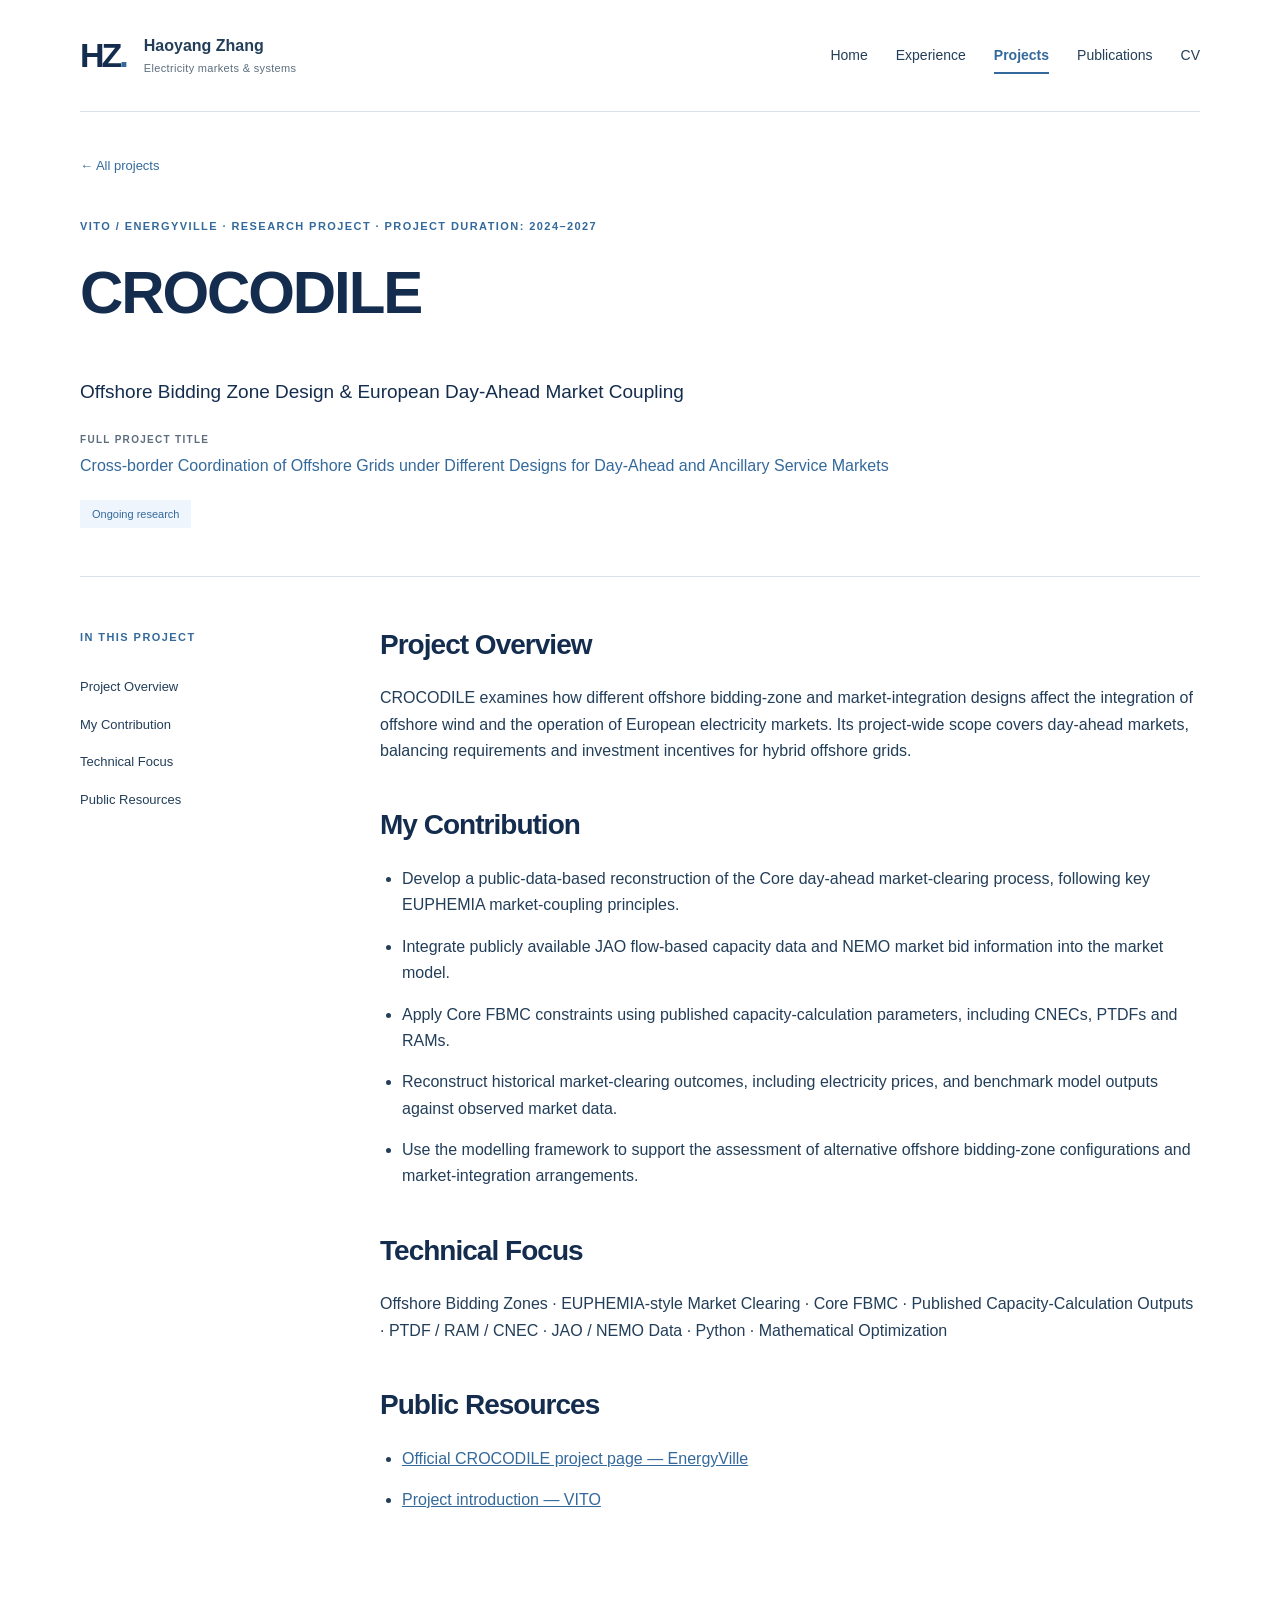
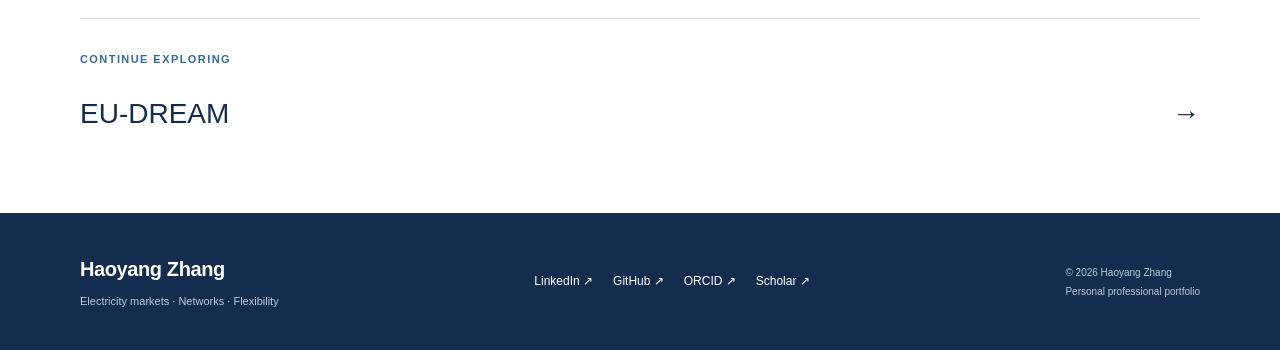
<file: projects/crocodile/index.html>
<!doctype html>
<html lang="en">
<head>
  <meta charset="utf-8">
  <meta name="viewport" content="width=device-width,initial-scale=1">
  <meta name="description" content="Public-data-based Core day-ahead reconstruction supporting offshore bidding-zone and market-integration analysis.">
  <meta name="theme-color" content="#142D4E">
  <title>CROCODILE — Offshore Bidding Zone Design &amp; European Day-Ahead Market Coupling | Haoyang Zhang</title>
  <meta property="og:title" content="CROCODILE — Offshore Bidding Zone Design &amp; European Day-Ahead Market Coupling | Haoyang Zhang">
  <meta property="og:description" content="Public-data-based Core day-ahead reconstruction supporting offshore bidding-zone and market-integration analysis.">
  <meta property="og:type" content="website">
  <meta property="og:url" content="https://zhanghaoyang1993.github.io/projects/crocodile/">
  <link rel="canonical" href="https://zhanghaoyang1993.github.io/projects/crocodile/">
  
  <link rel="icon" href="/assets/favicon.svg" type="image/svg+xml">
  <link rel="stylesheet" href="/assets/style.css">
</head>
<body>
<a class="skip" href="#main">Skip to content</a>
<header class="header wrap">
  <a class="identity" href="/" aria-label="Haoyang Zhang home"><span class="monogram">HZ<span>.</span></span><span>Haoyang Zhang<span class="identity-sub">Electricity markets & systems</span></span></a>
  <nav aria-label="Main navigation"><a href="/">Home</a><a href="/experience/">Experience</a><a href="/projects/" aria-current="page">Projects</a><a href="/publications/">Publications</a><a href="/cv/">CV</a></nav>
</header>
<main id="main">

<section class="wrap detail-hero">
  <a class="back-link" href="/projects/">← All projects</a>
  <p class="eyebrow">VITO / EnergyVille · Research Project · Project duration: 2024–2027</p>
  <h1>CROCODILE</h1>
  <p class="deck">Offshore Bidding Zone Design &amp; European Day-Ahead Market Coupling</p>
  <p class="project-full-name"><span>Full project title</span>Cross-border Coordination of Offshore Grids under Different Designs for Day-Ahead and Ancillary Service Markets</p>
  <p class="project-status">Ongoing research</p>
</section>
<section class="wrap detail-layout">
  <aside><p class="eyebrow">In this project</p><a href="#overview">Project Overview</a><a href="#contribution">My Contribution</a><a href="#technical-focus">Technical Focus</a><a href="#resources">Public Resources</a></aside>
  <div class="prose">
    <section id="overview">
      
      <h2>Project Overview</h2><p>CROCODILE examines how different offshore bidding-zone and market-integration designs affect the integration of offshore wind and the operation of European electricity markets. Its project-wide scope covers day-ahead markets, balancing requirements and investment incentives for hybrid offshore grids.</p>
    </section>
  
    <section id="contribution">
      
      <h2>My Contribution</h2><ul>
<li>Develop a public-data-based reconstruction of the Core day-ahead market-clearing process, following key EUPHEMIA market-coupling principles.</li>
<li>Integrate publicly available JAO flow-based capacity data and NEMO market bid information into the market model.</li>
<li>Apply Core FBMC constraints using published capacity-calculation parameters, including CNECs, PTDFs and RAMs.</li>
<li>Reconstruct historical market-clearing outcomes, including electricity prices, and benchmark model outputs against observed market data.</li>
<li>Use the modelling framework to support the assessment of alternative offshore bidding-zone configurations and market-integration arrangements.</li>
</ul>
    </section>
  
    <section id="technical-focus">
      
      <h2>Technical Focus</h2><p>Offshore Bidding Zones · EUPHEMIA-style Market Clearing · Core FBMC · Published Capacity-Calculation Outputs · PTDF / RAM / CNEC · JAO / NEMO Data · Python · Mathematical Optimization</p>
    </section>
  
    <section id="resources">
      
      <h2>Public Resources</h2><ul>
<li><a href="https://energyville.be/en/project/crocodile-cross-border-coordination-of-offshore-grids-under-different-designs-for-day-ahead-and-ancillary-service-markets/">Official CROCODILE project page — EnergyVille</a></li>
<li><a href="https://vito.be/en/news/towards-energy-efficient-and-sustainable-energy-system-five-new-energy-transition-fund-projects">Project introduction — VITO</a></li>
</ul>
    </section>
  </div>
</section>
<section class="wrap next-project"><p class="eyebrow">Continue exploring</p><a href="/projects/eu-dream/">EU-DREAM <span aria-hidden="true">→</span></a></section>

</main>
<footer class="footer"><div class="wrap footer-inner"><div class="footer-name">Haoyang Zhang<span>Electricity markets · Networks · Flexibility</span></div><div class="footer-links"><a href="https://be.linkedin.com/in/haoyang-zhang-272397138">LinkedIn ↗</a><a href="https://github.com/zhanghaoyang1993">GitHub ↗</a><a href="https://orcid.org/0000-0002-3418-0367">ORCID ↗</a><a href="https://scholar.google.com/citations?user=-BL6CnoAAAAJ&amp;hl=en">Scholar ↗</a></div><p>© 2026 Haoyang Zhang<br><span>Personal professional portfolio</span></p></div></footer>
</body></html>
</file>
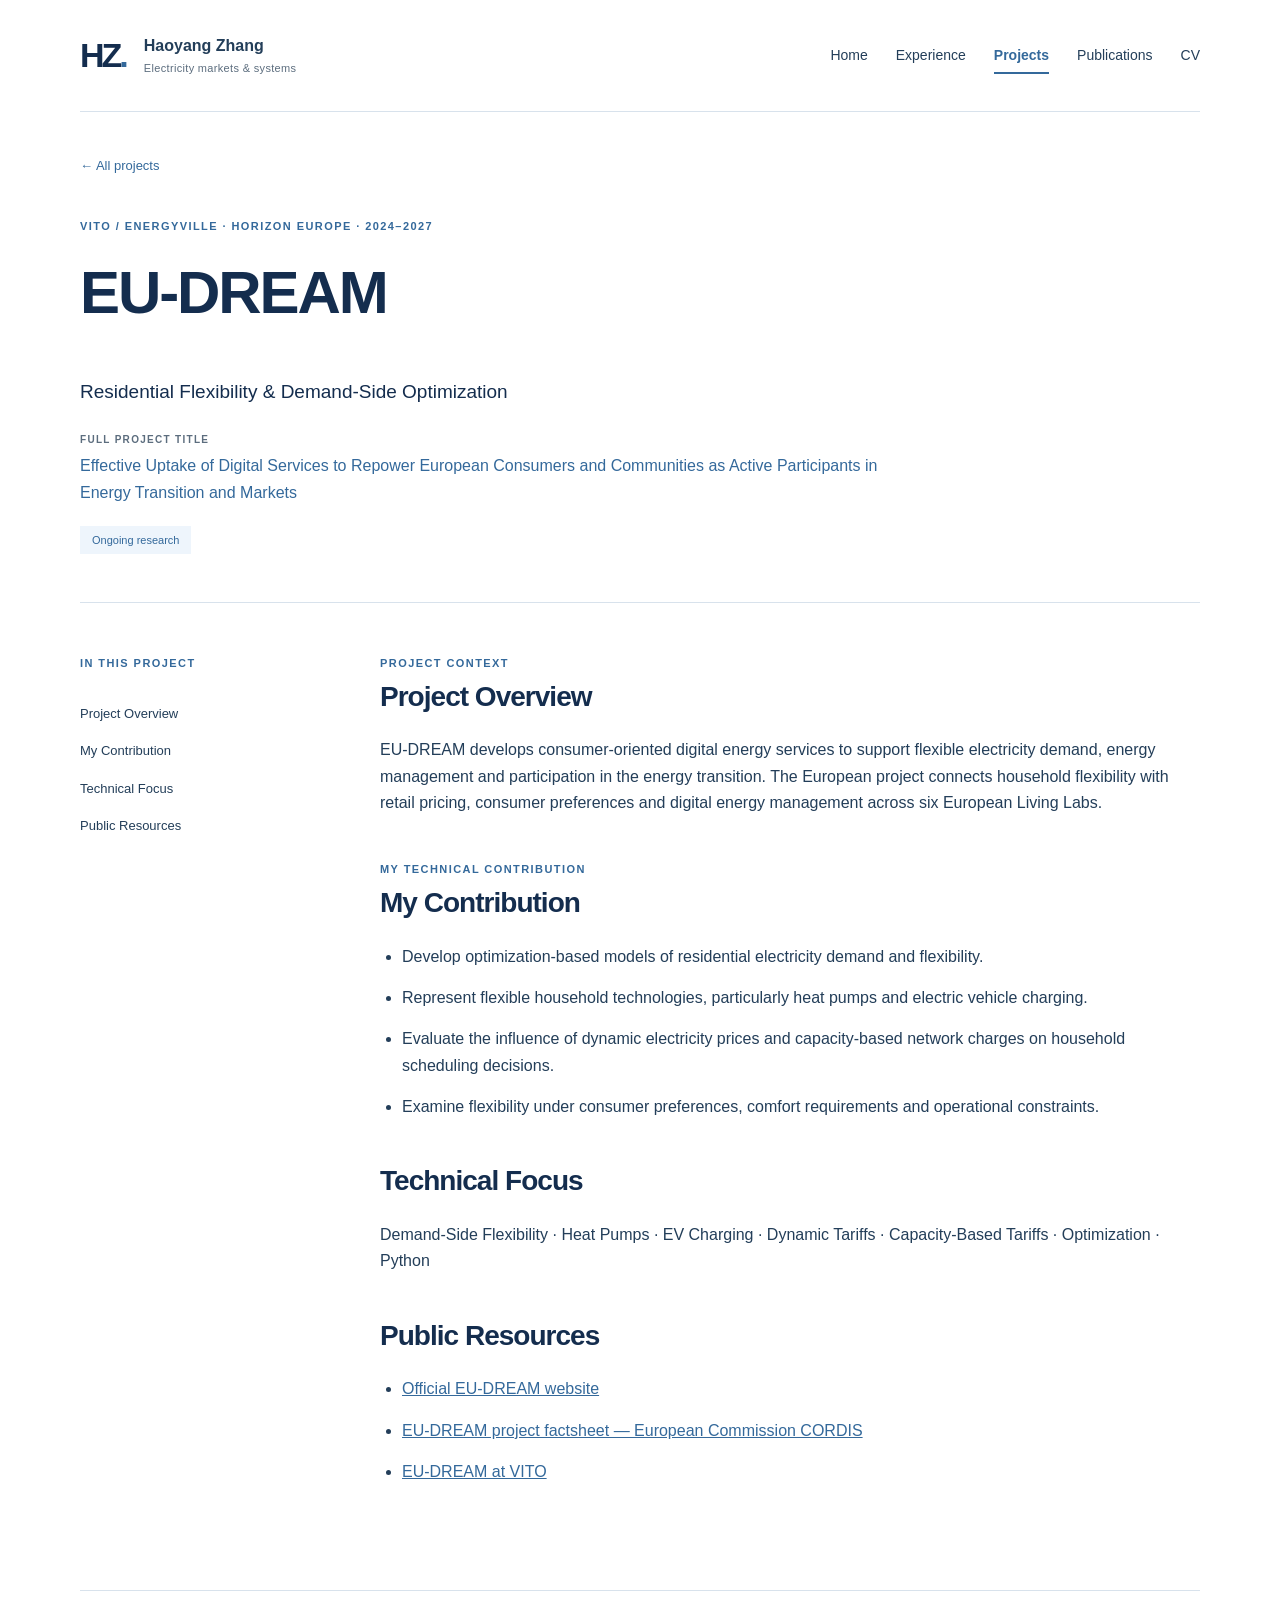
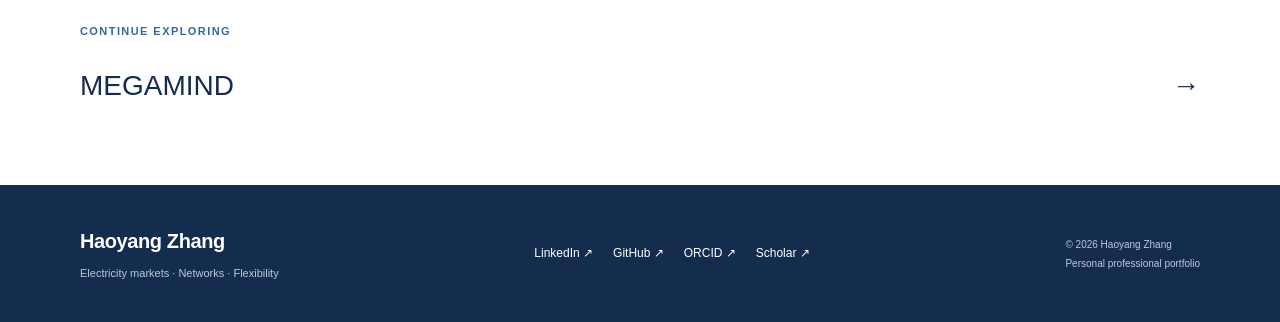
<file: projects/eu-dream/index.html>
<!doctype html>
<html lang="en">
<head>
  <meta charset="utf-8">
  <meta name="viewport" content="width=device-width,initial-scale=1">
  <meta name="description" content="Optimization-based household demand models covering heat pumps, EV charging, dynamic prices and network charges.">
  <meta name="theme-color" content="#142D4E">
  <title>EU-DREAM — Residential Flexibility &amp; Demand-Side Optimization | Haoyang Zhang</title>
  <meta property="og:title" content="EU-DREAM — Residential Flexibility &amp; Demand-Side Optimization | Haoyang Zhang">
  <meta property="og:description" content="Optimization-based household demand models covering heat pumps, EV charging, dynamic prices and network charges.">
  <meta property="og:type" content="website">
  <meta property="og:url" content="https://zhanghaoyang1993.github.io/projects/eu-dream/">
  <link rel="canonical" href="https://zhanghaoyang1993.github.io/projects/eu-dream/">
  
  <link rel="icon" href="/assets/favicon.svg" type="image/svg+xml">
  <link rel="stylesheet" href="/assets/style.css">
</head>
<body>
<a class="skip" href="#main">Skip to content</a>
<header class="header wrap">
  <a class="identity" href="/" aria-label="Haoyang Zhang home"><span class="monogram">HZ<span>.</span></span><span>Haoyang Zhang<span class="identity-sub">Electricity markets & systems</span></span></a>
  <nav aria-label="Main navigation"><a href="/">Home</a><a href="/experience/">Experience</a><a href="/projects/" aria-current="page">Projects</a><a href="/publications/">Publications</a><a href="/cv/">CV</a></nav>
</header>
<main id="main">

<section class="wrap detail-hero">
  <a class="back-link" href="/projects/">← All projects</a>
  <p class="eyebrow">VITO / EnergyVille · Horizon Europe · 2024–2027</p>
  <h1>EU-DREAM</h1>
  <p class="deck">Residential Flexibility &amp; Demand-Side Optimization</p>
  <p class="project-full-name"><span>Full project title</span>Effective Uptake of Digital Services to Repower European Consumers and Communities as Active Participants in Energy Transition and Markets</p>
  <p class="project-status">Ongoing research</p>
</section>
<section class="wrap detail-layout">
  <aside><p class="eyebrow">In this project</p><a href="#overview">Project Overview</a><a href="#contribution">My Contribution</a><a href="#technical-focus">Technical Focus</a><a href="#resources">Public Resources</a></aside>
  <div class="prose">
    <section id="overview">
      <p class="eyebrow">Project context</p>
      <h2>Project Overview</h2><p>EU-DREAM develops consumer-oriented digital energy services to support flexible electricity demand, energy management and participation in the energy transition. The European project connects household flexibility with retail pricing, consumer preferences and digital energy management across six European Living Labs.</p>
    </section>
  
    <section id="contribution">
      <p class="eyebrow">My technical contribution</p>
      <h2>My Contribution</h2><ul>
<li>Develop optimization-based models of residential electricity demand and flexibility.</li>
<li>Represent flexible household technologies, particularly heat pumps and electric vehicle charging.</li>
<li>Evaluate the influence of dynamic electricity prices and capacity-based network charges on household scheduling decisions.</li>
<li>Examine flexibility under consumer preferences, comfort requirements and operational constraints.</li>
</ul>
    </section>
  
    <section id="technical-focus">
      
      <h2>Technical Focus</h2><p>Demand-Side Flexibility · Heat Pumps · EV Charging · Dynamic Tariffs · Capacity-Based Tariffs · Optimization · Python</p>
    </section>
  
    <section id="resources">
      
      <h2>Public Resources</h2><ul>
<li><a href="https://eu-dream.eu/">Official EU-DREAM website</a></li>
<li><a href="https://cordis.europa.eu/project/id/101160614">EU-DREAM project factsheet — European Commission CORDIS</a></li>
<li><a href="https://vito.be/en/projects/eu-dream">EU-DREAM at VITO</a></li>
</ul>
    </section>
  </div>
</section>
<section class="wrap next-project"><p class="eyebrow">Continue exploring</p><a href="/projects/megamind/">MEGAMIND <span aria-hidden="true">→</span></a></section>

</main>
<footer class="footer"><div class="wrap footer-inner"><div class="footer-name">Haoyang Zhang<span>Electricity markets · Networks · Flexibility</span></div><div class="footer-links"><a href="https://be.linkedin.com/in/haoyang-zhang-272397138">LinkedIn ↗</a><a href="https://github.com/zhanghaoyang1993">GitHub ↗</a><a href="https://orcid.org/0000-0002-3418-0367">ORCID ↗</a><a href="https://scholar.google.com/citations?user=-BL6CnoAAAAJ&amp;hl=en">Scholar ↗</a></div><p>© 2026 Haoyang Zhang<br><span>Personal professional portfolio</span></p></div></footer>
</body></html>
</file>
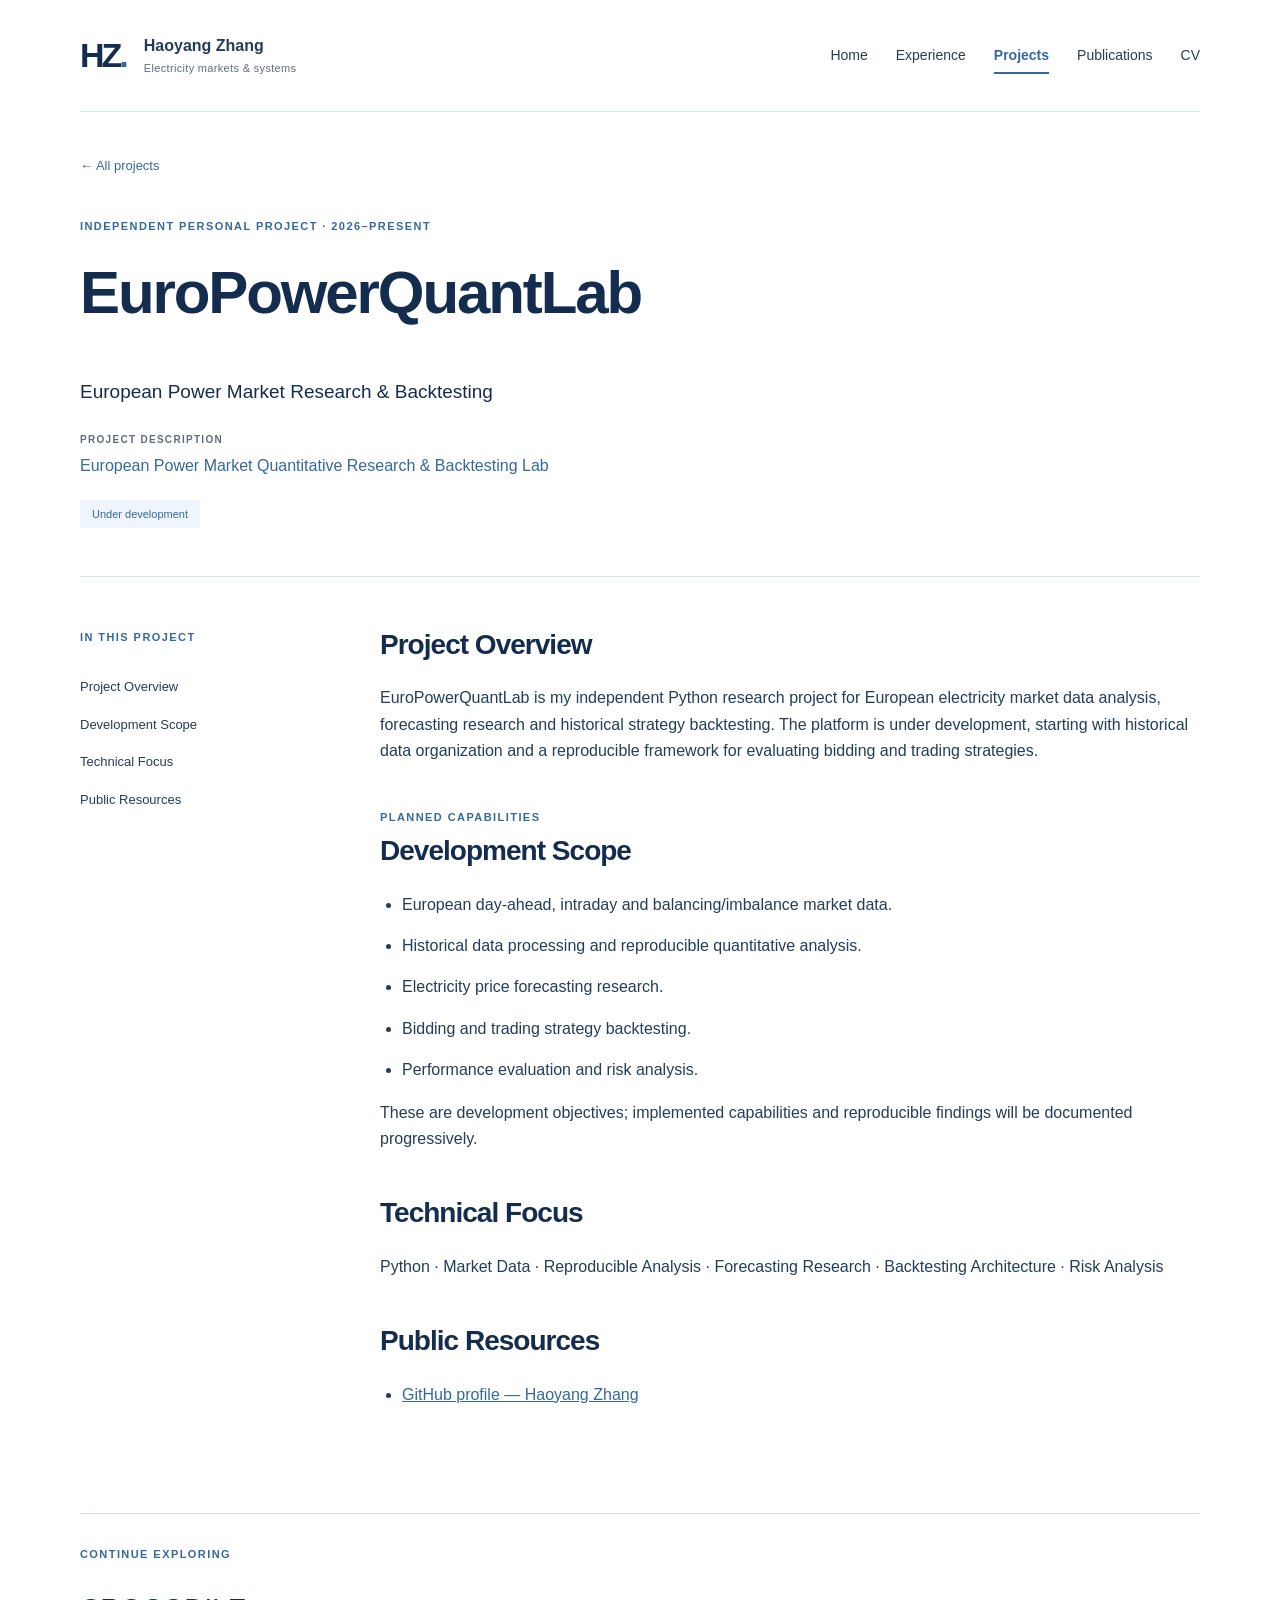
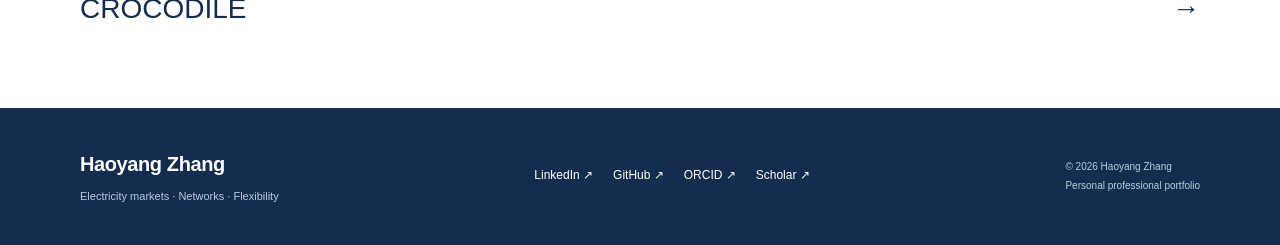
<file: projects/europowerquantlab/index.html>
<!doctype html>
<html lang="en">
<head>
  <meta charset="utf-8">
  <meta name="viewport" content="width=device-width,initial-scale=1">
  <meta name="description" content="Independent Python research project under development for market data analysis, forecasting research and historical backtesting.">
  <meta name="theme-color" content="#142D4E">
  <title>EuroPowerQuantLab — European Power Market Research &amp; Backtesting | Haoyang Zhang</title>
  <meta property="og:title" content="EuroPowerQuantLab — European Power Market Research &amp; Backtesting | Haoyang Zhang">
  <meta property="og:description" content="Independent Python research project under development for market data analysis, forecasting research and historical backtesting.">
  <meta property="og:type" content="website">
  <meta property="og:url" content="https://zhanghaoyang1993.github.io/projects/europowerquantlab/">
  <link rel="canonical" href="https://zhanghaoyang1993.github.io/projects/europowerquantlab/">
  
  <link rel="icon" href="/assets/favicon.svg" type="image/svg+xml">
  <link rel="stylesheet" href="/assets/style.css">
</head>
<body>
<a class="skip" href="#main">Skip to content</a>
<header class="header wrap">
  <a class="identity" href="/" aria-label="Haoyang Zhang home"><span class="monogram">HZ<span>.</span></span><span>Haoyang Zhang<span class="identity-sub">Electricity markets & systems</span></span></a>
  <nav aria-label="Main navigation"><a href="/">Home</a><a href="/experience/">Experience</a><a href="/projects/" aria-current="page">Projects</a><a href="/publications/">Publications</a><a href="/cv/">CV</a></nav>
</header>
<main id="main">

<section class="wrap detail-hero">
  <a class="back-link" href="/projects/">← All projects</a>
  <p class="eyebrow">Independent personal project · 2026–present</p>
  <h1 class="project-name-long">EuroPowerQuantLab</h1>
  <p class="deck">European Power Market Research &amp; Backtesting</p>
  <p class="project-full-name"><span>Project description</span>European Power Market Quantitative Research &amp; Backtesting Lab</p>
  <p class="project-status">Under development</p>
</section>
<section class="wrap detail-layout">
  <aside><p class="eyebrow">In this project</p><a href="#overview">Project Overview</a><a href="#contribution">Development Scope</a><a href="#technical-focus">Technical Focus</a><a href="#resources">Public Resources</a></aside>
  <div class="prose">
    <section id="overview">
      
      <h2>Project Overview</h2><p>EuroPowerQuantLab is my independent Python research project for European electricity market data analysis, forecasting research and historical strategy backtesting. The platform is under development, starting with historical data organization and a reproducible framework for evaluating bidding and trading strategies.</p>
    </section>
  
    <section id="contribution">
      <p class="eyebrow">Planned capabilities</p>
      <h2>Development Scope</h2><ul>
<li>European day-ahead, intraday and balancing/imbalance market data.</li>
<li>Historical data processing and reproducible quantitative analysis.</li>
<li>Electricity price forecasting research.</li>
<li>Bidding and trading strategy backtesting.</li>
<li>Performance evaluation and risk analysis.</li>
</ul>
<p>These are development objectives; implemented capabilities and reproducible findings will be documented progressively.</p>
    </section>
  
    <section id="technical-focus">
      
      <h2>Technical Focus</h2><p>Python · Market Data · Reproducible Analysis · Forecasting Research · Backtesting Architecture · Risk Analysis</p>
    </section>
  
    <section id="resources">
      
      <h2>Public Resources</h2><ul>
<li><a href="https://github.com/zhanghaoyang1993">GitHub profile — Haoyang Zhang</a></li>
</ul>
    </section>
  </div>
</section>
<section class="wrap next-project"><p class="eyebrow">Continue exploring</p><a href="/projects/crocodile/">CROCODILE <span aria-hidden="true">→</span></a></section>

</main>
<footer class="footer"><div class="wrap footer-inner"><div class="footer-name">Haoyang Zhang<span>Electricity markets · Networks · Flexibility</span></div><div class="footer-links"><a href="https://be.linkedin.com/in/haoyang-zhang-272397138">LinkedIn ↗</a><a href="https://github.com/zhanghaoyang1993">GitHub ↗</a><a href="https://orcid.org/0000-0002-3418-0367">ORCID ↗</a><a href="https://scholar.google.com/citations?user=-BL6CnoAAAAJ&amp;hl=en">Scholar ↗</a></div><p>© 2026 Haoyang Zhang<br><span>Personal professional portfolio</span></p></div></footer>
</body></html>
</file>
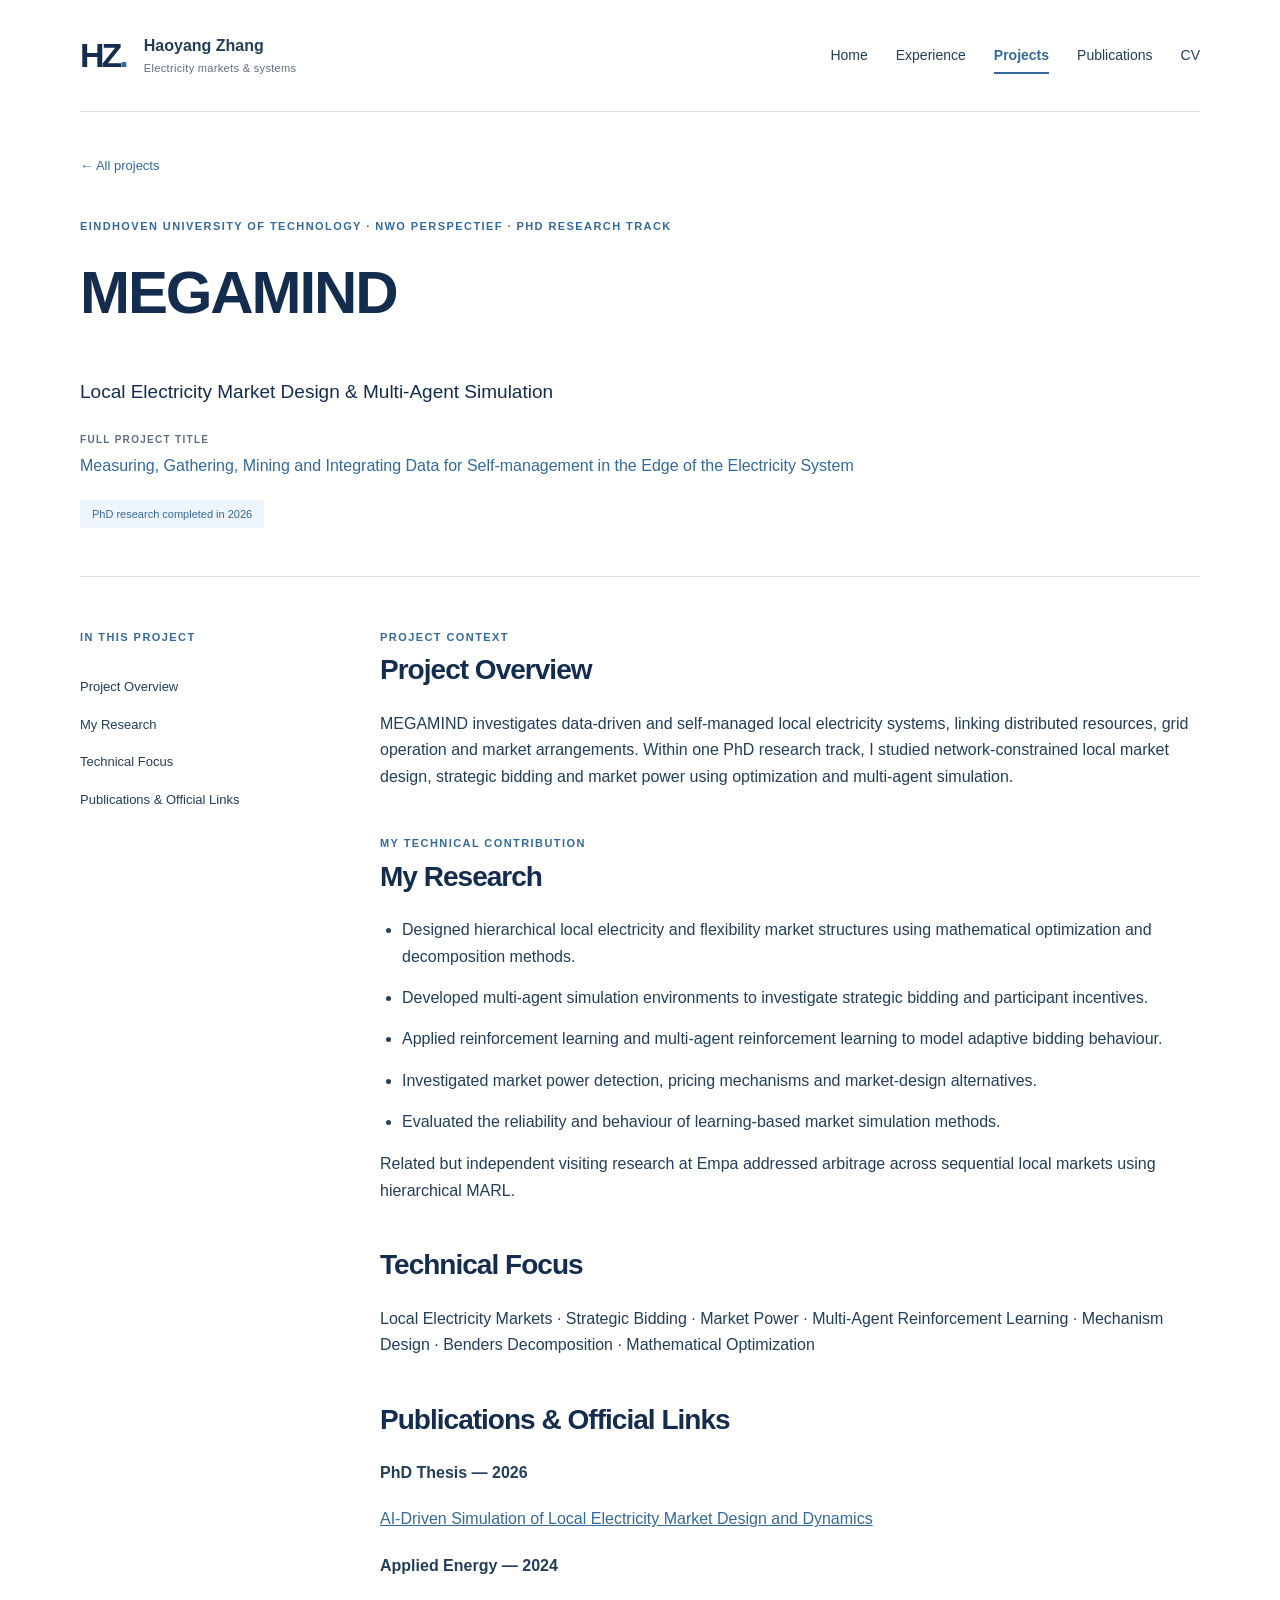
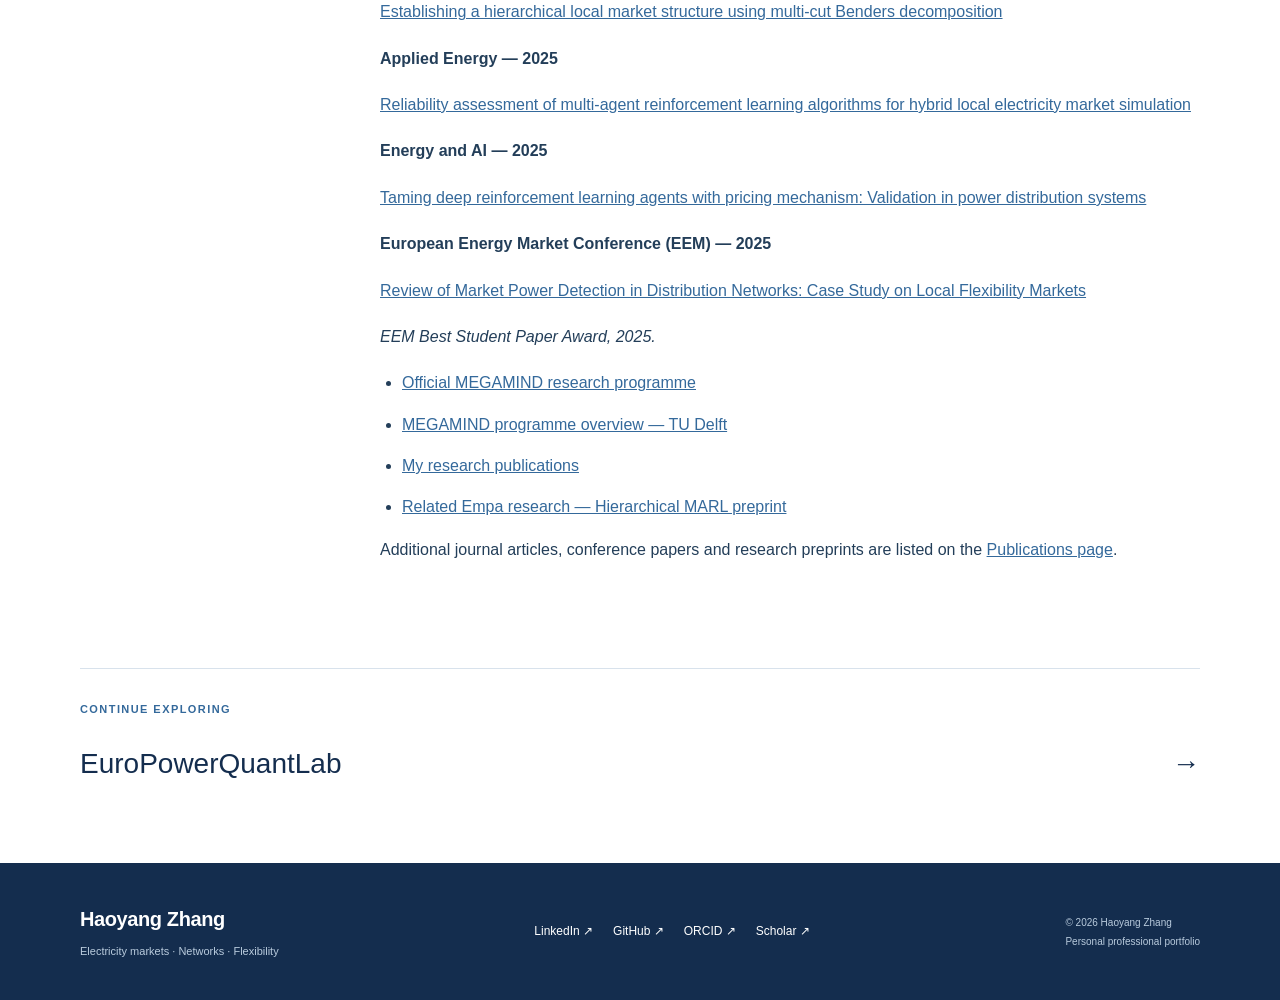
<file: projects/local-market-research/index.html>
<!doctype html>
<html lang="en">
<head>
  <meta charset="utf-8">
  <meta name="viewport" content="width=device-width,initial-scale=1">
  <meta name="description" content="PhD research in one MEGAMIND track on network-constrained local markets, strategic bidding and market power.">
  <meta name="theme-color" content="#142D4E">
  <title>MEGAMIND — Local Electricity Market Design &amp; Multi-Agent Simulation | Haoyang Zhang</title>
  <meta property="og:title" content="MEGAMIND — Local Electricity Market Design &amp; Multi-Agent Simulation | Haoyang Zhang">
  <meta property="og:description" content="PhD research in one MEGAMIND track on network-constrained local markets, strategic bidding and market power.">
  <meta property="og:type" content="website">
  <meta property="og:url" content="https://zhanghaoyang1993.github.io/projects/megamind/">
  <link rel="canonical" href="https://zhanghaoyang1993.github.io/projects/megamind/">
  <meta http-equiv="refresh" content="0; url=/projects/megamind/"><meta name="robots" content="noindex,follow">
  <link rel="icon" href="/assets/favicon.svg" type="image/svg+xml">
  <link rel="stylesheet" href="/assets/style.css">
</head>
<body>
<a class="skip" href="#main">Skip to content</a>
<header class="header wrap">
  <a class="identity" href="/" aria-label="Haoyang Zhang home"><span class="monogram">HZ<span>.</span></span><span>Haoyang Zhang<span class="identity-sub">Electricity markets & systems</span></span></a>
  <nav aria-label="Main navigation"><a href="/">Home</a><a href="/experience/">Experience</a><a href="/projects/" aria-current="page">Projects</a><a href="/publications/">Publications</a><a href="/cv/">CV</a></nav>
</header>
<main id="main">

<section class="page-heading wrap"><p class="eyebrow">Project</p><h1>This project has moved.</h1><p class="deck">The research is now presented under the MEGAMIND programme.</p></section>
<div class="wrap section"><a class="button" href="/projects/megamind/">Continue to MEGAMIND →</a></div>

</main>
<footer class="footer"><div class="wrap footer-inner"><div class="footer-name">Haoyang Zhang<span>Electricity markets · Networks · Flexibility</span></div><div class="footer-links"><a href="https://be.linkedin.com/in/haoyang-zhang-272397138">LinkedIn ↗</a><a href="https://github.com/zhanghaoyang1993">GitHub ↗</a><a href="https://orcid.org/0000-0002-3418-0367">ORCID ↗</a><a href="https://scholar.google.com/citations?user=-BL6CnoAAAAJ&amp;hl=en">Scholar ↗</a></div><p>© 2026 Haoyang Zhang<br><span>Personal professional portfolio</span></p></div></footer>
</body></html>
</file>
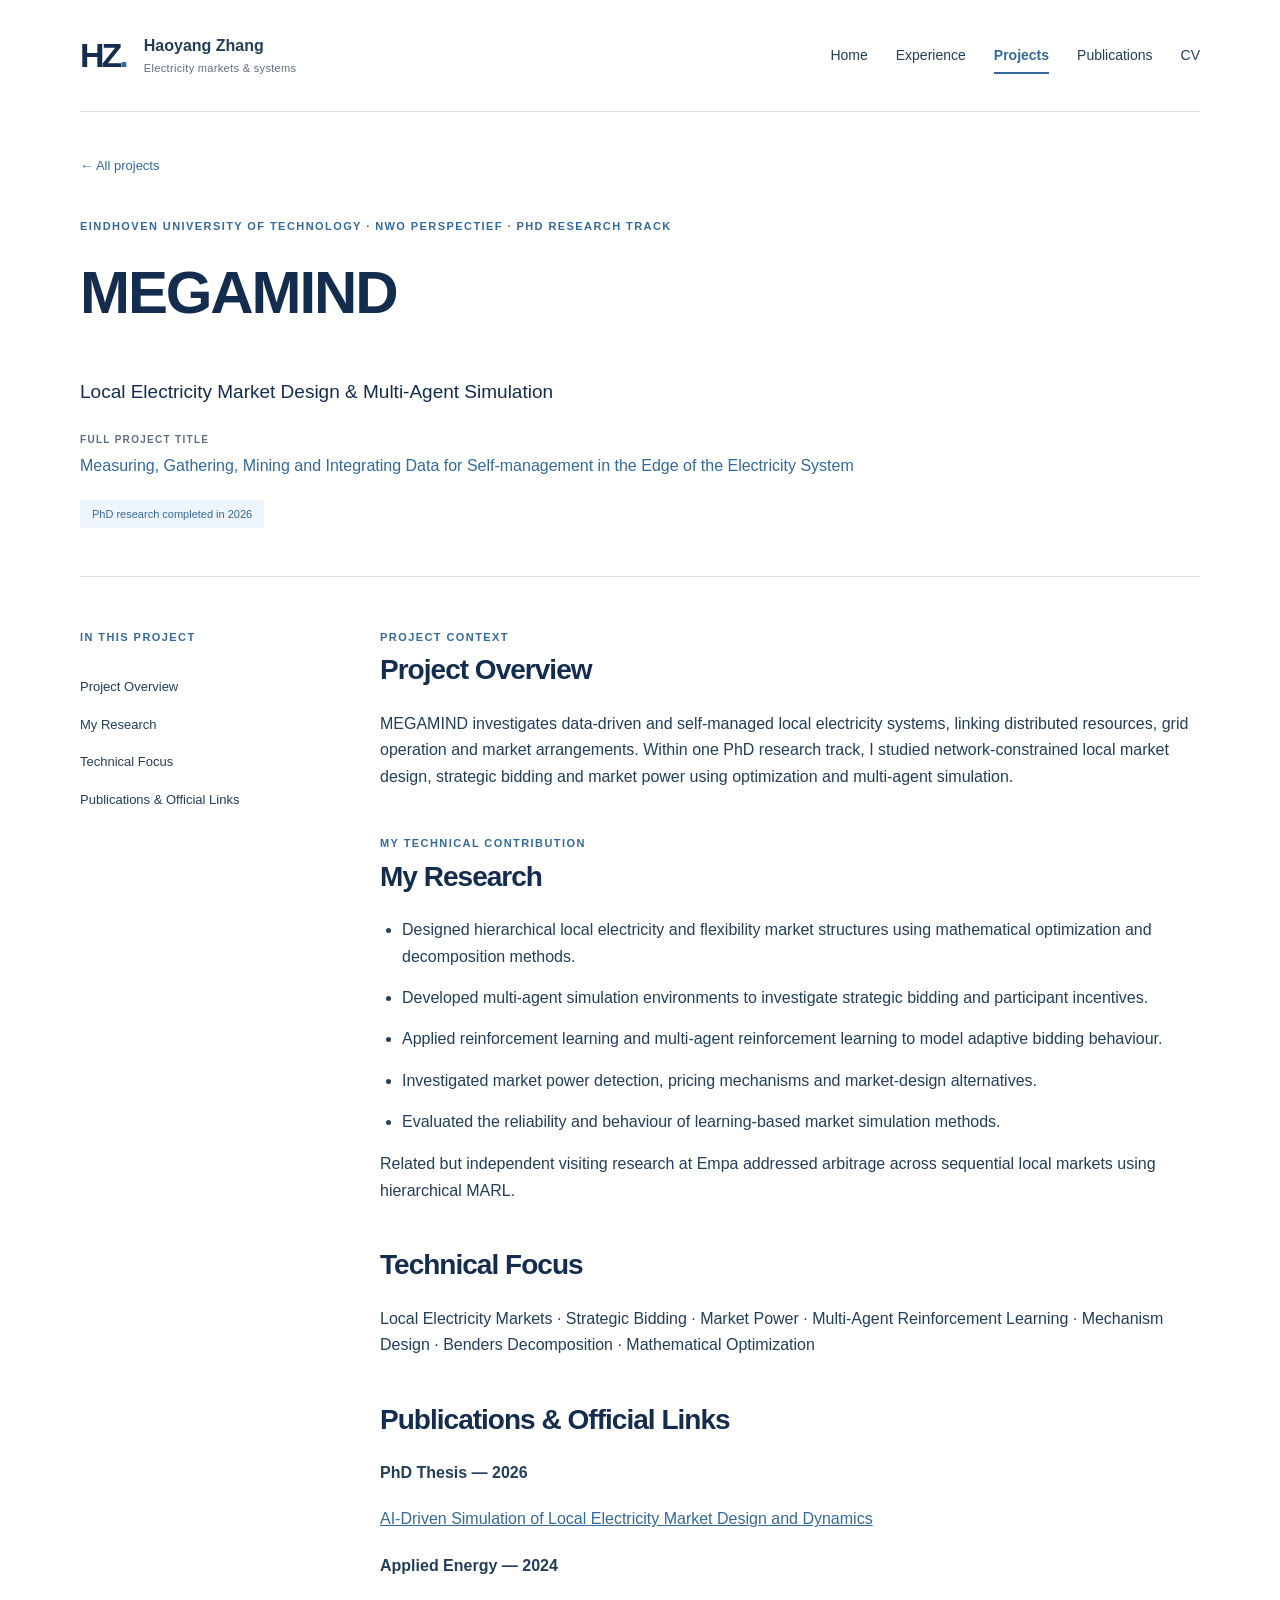
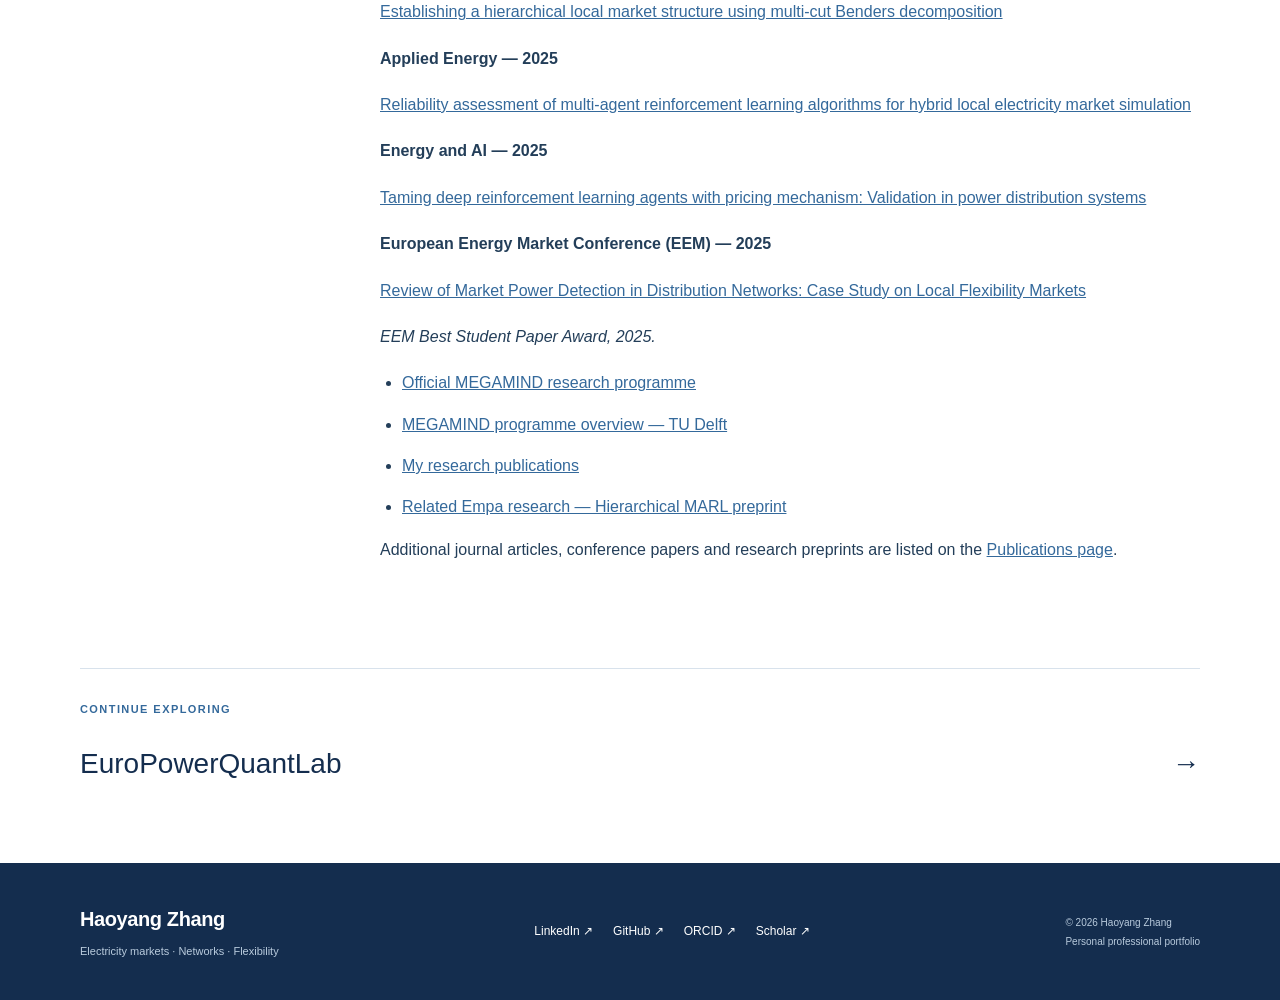
<file: projects/megamind/index.html>
<!doctype html>
<html lang="en">
<head>
  <meta charset="utf-8">
  <meta name="viewport" content="width=device-width,initial-scale=1">
  <meta name="description" content="PhD research in one MEGAMIND track on network-constrained local markets, strategic bidding and market power.">
  <meta name="theme-color" content="#142D4E">
  <title>MEGAMIND — Local Electricity Market Design &amp; Multi-Agent Simulation | Haoyang Zhang</title>
  <meta property="og:title" content="MEGAMIND — Local Electricity Market Design &amp; Multi-Agent Simulation | Haoyang Zhang">
  <meta property="og:description" content="PhD research in one MEGAMIND track on network-constrained local markets, strategic bidding and market power.">
  <meta property="og:type" content="website">
  <meta property="og:url" content="https://zhanghaoyang1993.github.io/projects/megamind/">
  <link rel="canonical" href="https://zhanghaoyang1993.github.io/projects/megamind/">
  
  <link rel="icon" href="/assets/favicon.svg" type="image/svg+xml">
  <link rel="stylesheet" href="/assets/style.css">
</head>
<body>
<a class="skip" href="#main">Skip to content</a>
<header class="header wrap">
  <a class="identity" href="/" aria-label="Haoyang Zhang home"><span class="monogram">HZ<span>.</span></span><span>Haoyang Zhang<span class="identity-sub">Electricity markets & systems</span></span></a>
  <nav aria-label="Main navigation"><a href="/">Home</a><a href="/experience/">Experience</a><a href="/projects/" aria-current="page">Projects</a><a href="/publications/">Publications</a><a href="/cv/">CV</a></nav>
</header>
<main id="main">

<section class="wrap detail-hero">
  <a class="back-link" href="/projects/">← All projects</a>
  <p class="eyebrow">Eindhoven University of Technology · NWO Perspectief · PhD research track</p>
  <h1>MEGAMIND</h1>
  <p class="deck">Local Electricity Market Design &amp; Multi-Agent Simulation</p>
  <p class="project-full-name"><span>Full project title</span>Measuring, Gathering, Mining and Integrating Data for Self-management in the Edge of the Electricity System</p>
  <p class="project-status">PhD research completed in 2026</p>
</section>
<section class="wrap detail-layout">
  <aside><p class="eyebrow">In this project</p><a href="#overview">Project Overview</a><a href="#contribution">My Research</a><a href="#technical-focus">Technical Focus</a><a href="#resources">Publications &amp; Official Links</a></aside>
  <div class="prose">
    <section id="overview">
      <p class="eyebrow">Project context</p>
      <h2>Project Overview</h2><p>MEGAMIND investigates data-driven and self-managed local electricity systems, linking distributed resources, grid operation and market arrangements. Within one PhD research track, I studied network-constrained local market design, strategic bidding and market power using optimization and multi-agent simulation.</p>
    </section>
  
    <section id="contribution">
      <p class="eyebrow">My technical contribution</p>
      <h2>My Research</h2><ul>
<li>Designed hierarchical local electricity and flexibility market structures using mathematical optimization and decomposition methods.</li>
<li>Developed multi-agent simulation environments to investigate strategic bidding and participant incentives.</li>
<li>Applied reinforcement learning and multi-agent reinforcement learning to model adaptive bidding behaviour.</li>
<li>Investigated market power detection, pricing mechanisms and market-design alternatives.</li>
<li>Evaluated the reliability and behaviour of learning-based market simulation methods.</li>
</ul>
<p>Related but independent visiting research at Empa addressed arbitrage across sequential local markets using hierarchical MARL.</p>
    </section>
  
    <section id="technical-focus">
      
      <h2>Technical Focus</h2><p>Local Electricity Markets · Strategic Bidding · Market Power · Multi-Agent Reinforcement Learning · Mechanism Design · Benders Decomposition · Mathematical Optimization</p>
    </section>
  
    <section id="resources">
      
      <h2>Publications &amp; Official Links</h2><p><strong>PhD Thesis — 2026</strong></p>
<p><a href="https://research.tue.nl/en/publications/ai-driven-simulation-of-local-electricity-market-design-and-dynam/">AI-Driven Simulation of Local Electricity Market Design and Dynamics</a></p>
<p><strong>Applied Energy — 2024</strong></p>
<p><a href="https://doi.org/10.1016/j.apenergy.2024.123073">Establishing a hierarchical local market structure using multi-cut Benders decomposition</a></p>
<p><strong>Applied Energy — 2025</strong></p>
<p><a href="https://doi.org/10.1016/j.apenergy.2025.125789">Reliability assessment of multi-agent reinforcement learning algorithms for hybrid local electricity market simulation</a></p>
<p><strong>Energy and AI — 2025</strong></p>
<p><a href="https://doi.org/10.1016/j.egyai.2025.100635">Taming deep reinforcement learning agents with pricing mechanism: Validation in power distribution systems</a></p>
<p><strong>European Energy Market Conference (EEM) — 2025</strong></p>
<p><a href="https://doi.org/10.1109/eem64765.2025.11050286">Review of Market Power Detection in Distribution Networks: Case Study on Local Flexibility Markets</a></p>
<p><em>EEM Best Student Paper Award, 2025.</em></p>
<ul>
<li><a href="https://megamind.energy/">Official MEGAMIND research programme</a></li>
<li><a href="https://www.tudelft.nl/en/ewi/over-de-faculteit/afdelingen/electrical-sustainable-energy/intelligent-electrical-power-grids-iepg-group/projects/current-projects/megamind">MEGAMIND programme overview — TU Delft</a></li>
<li><a href="/publications/">My research publications</a></li>
<li><a href="https://arxiv.org/abs/2507.16479">Related Empa research — Hierarchical MARL preprint</a></li>
</ul>
<p>Additional journal articles, conference papers and research preprints are listed on the <a href="/publications/">Publications page</a>.</p>
    </section>
  </div>
</section>
<section class="wrap next-project"><p class="eyebrow">Continue exploring</p><a href="/projects/europowerquantlab/">EuroPowerQuantLab <span aria-hidden="true">→</span></a></section>

</main>
<footer class="footer"><div class="wrap footer-inner"><div class="footer-name">Haoyang Zhang<span>Electricity markets · Networks · Flexibility</span></div><div class="footer-links"><a href="https://be.linkedin.com/in/haoyang-zhang-272397138">LinkedIn ↗</a><a href="https://github.com/zhanghaoyang1993">GitHub ↗</a><a href="https://orcid.org/0000-0002-3418-0367">ORCID ↗</a><a href="https://scholar.google.com/citations?user=-BL6CnoAAAAJ&amp;hl=en">Scholar ↗</a></div><p>© 2026 Haoyang Zhang<br><span>Personal professional portfolio</span></p></div></footer>
</body></html>
</file>
<file: assets/style.css>
:root{--navy:#142D4E;--blue:#34699B;--light:#EEF5FC;--white:#FFFFFF;--ink:#233e59;--muted:#5c6d7e;--line:#d8e2ec}*{box-sizing:border-box}html{scroll-behavior:smooth;scroll-padding-top:24px}body{margin:0;color:var(--ink);background:var(--white);font-family:"Segoe UI",Arial,sans-serif;font-size:16px;line-height:1.65;-webkit-font-smoothing:antialiased}a{color:inherit;text-decoration:none}a:hover{color:var(--blue)}a:focus-visible{outline:3px solid var(--blue);outline-offset:5px}h1,h2,h3,p{margin-top:0}h1,h2,h3{color:var(--navy);font-weight:600;line-height:1.16;letter-spacing:-.035em}h2{font-size:38px;margin-bottom:24px}h3{font-size:24px;margin-bottom:14px}p{margin-bottom:20px}ul,ol{padding-left:22px}li{margin-bottom:10px}.wrap{width:min(1120px,calc(100% - 80px));margin:auto}.header{min-height:112px;display:flex;align-items:center;justify-content:space-between;gap:30px;border-bottom:1px solid var(--line)}.identity{display:flex;align-items:center;gap:18px;font-size:16px;font-weight:600;line-height:1.4}.identity-sub{display:block;font-weight:400;color:var(--muted);font-size:11px;letter-spacing:.03em;margin-top:4px}.monogram{font-size:34px;letter-spacing:-3px;color:var(--navy)}.monogram span{color:var(--blue)}nav{display:flex;gap:28px;font-size:14px}nav a{padding:12px 0;position:relative}nav a[aria-current=page]{color:var(--blue);font-weight:600}nav a[aria-current=page]:after{content:"";position:absolute;bottom:5px;left:0;right:0;height:2px;background:var(--blue)}.hero{display:grid;grid-template-columns:1.15fr 1fr;gap:60px;align-items:center;padding-top:68px;padding-bottom:76px}.eyebrow{text-transform:uppercase;letter-spacing:.13em;font-size:11px;line-height:1.6;font-weight:650;color:var(--blue);margin-bottom:22px}.dot{display:inline-block;width:6px;height:6px;border-radius:50%;background:var(--blue);margin:0 9px 2px 0}.hero h1{font-size:100px;line-height:.99;letter-spacing:-.07em;margin:26px 0 26px}.hero h1 span{color:var(--blue)}.hero-role{font-size:20px;line-height:1.6;margin-bottom:30px}.hero-role span{font-size:16px;color:var(--muted)}.actions{display:flex;align-items:center;gap:26px;flex-wrap:wrap}.button{display:inline-flex;align-items:center;gap:32px;background:var(--navy);color:white;font-size:13px;font-weight:600;padding:14px 22px}.button:hover{background:var(--blue);color:white}.text-link{font-size:13px;font-weight:600;border-bottom:1px solid #afc5da;padding-bottom:5px}.intro-band{background:var(--light);padding:48px 0}.split{display:grid;grid-template-columns:1fr 2fr;gap:56px}.split>.eyebrow{padding-top:6px}.intro-text{font-size:20px;line-height:1.65;letter-spacing:-.015em}.intro-text p:last-child{margin-bottom:0}.intro-text strong{font-weight:600}.section{padding-top:72px;padding-bottom:64px}.section-top{display:flex;justify-content:space-between;align-items:end;margin-bottom:32px}.section-top h2{margin-bottom:0}.section-top .eyebrow{margin-bottom:10px}.project-row{display:grid;grid-template-columns:72px 1fr;border-top:1px solid var(--line);padding:32px 0}.project-row:last-child{border-bottom:1px solid var(--line)}.project-number{font-size:13px;color:var(--blue);padding-top:4px}.project-row .eyebrow{font-size:10px;margin-bottom:10px}.project-row h3{font-size:30px}.project-row h3 a{display:flex;justify-content:space-between;gap:20px}.project-row h3 span{font-size:25px;font-weight:400}.project-row p:not(.eyebrow){max-width:800px;font-size:16px;margin-bottom:18px}.tags{display:flex;flex-wrap:wrap;gap:8px 20px}.tags span{font-size:11px;color:var(--muted)}.tags span:not(:last-child):after{content:"/";margin-left:20px;color:#b6c4d2}.research-strip{display:grid;grid-template-columns:1fr 1fr;gap:100px;padding-top:28px;padding-bottom:88px}.research-strip>div:nth-child(2){padding-top:36px}.research-strip h2{font-size:38px}.page-heading{padding:68px 0 48px;border-bottom:1px solid var(--line)}.page-heading h1{font-size:58px;max-width:850px;margin-bottom:24px;letter-spacing:-.05em}.deck{font-size:19px;max-width:710px;color:var(--muted);line-height:1.6;margin-bottom:0}.timeline h2{margin-bottom:36px}.timeline-row{display:grid;grid-template-columns:240px 1fr;gap:40px;padding:30px 0;border-top:1px solid var(--line)}.timeline-row:last-child{padding-bottom:0}.date{font-size:13px;color:var(--blue)}.date span{color:var(--muted)}.timeline-row .eyebrow{margin-bottom:9px}.timeline-row h3{margin-bottom:8px}.organization{font-size:16px;font-weight:600;margin-bottom:14px}.timeline-row p:last-child{margin-bottom:0}.timeline-row ul{font-size:15px}.inline-links{display:flex;flex-wrap:wrap;gap:22px;font-size:13px;font-weight:600;color:var(--blue)}.education-band{background:var(--light)}.awards{display:grid;grid-template-columns:repeat(3,1fr);gap:36px;margin-top:40px}.awards article{border-top:2px solid var(--blue);padding-top:20px}.awards h3{font-size:21px}.awards p{font-size:13px}.detail-hero{padding:40px 0 48px;border-bottom:1px solid var(--line)}.back-link{font-size:13px;display:inline-block;margin-bottom:42px;color:var(--blue)}.detail-hero h1{font-size:60px;max-width:800px;overflow-wrap:anywhere}.detail-hero .tags{margin-top:24px}.detail-layout{display:grid;grid-template-columns:230px 1fr;gap:70px;padding-top:52px;padding-bottom:60px}.detail-layout aside a{display:block;font-size:13px;padding:8px 0}.prose section{margin-bottom:45px}.prose h2{font-size:28px}.prose .question{font-size:23px;line-height:1.5;color:var(--navy)}.prose a{color:var(--blue);text-decoration:underline}.next-project{border-top:1px solid var(--line);padding:32px 0 60px}.next-project a{font-size:28px;color:var(--navy);display:flex;justify-content:space-between}.publication-intro{display:flex;justify-content:space-between;gap:30px;align-items:start;font-size:13px}.publication-intro .text-link{white-space:nowrap}.year-nav{margin:20px 0 36px;gap:18px;flex-wrap:wrap}.year-nav a{padding:8px 14px;background:var(--light);font-size:13px;color:var(--blue)}.publication-year{display:grid;grid-template-columns:150px 1fr;gap:35px;border-top:1px solid var(--line);padding-top:35px}.publication-year>h2{color:var(--blue);font-size:28px}.publication{padding-bottom:30px;margin-bottom:30px;border-bottom:1px solid var(--line)}.publication:last-child{border-bottom:0;margin-bottom:0}.publication .eyebrow{font-size:10px;margin-bottom:12px}.publication h3{font-size:22px;line-height:1.4;letter-spacing:-.02em}.authors{font-size:13px;margin-bottom:8px}.venue{font-size:13px;color:var(--muted);margin-bottom:8px}.doi{font-size:12px;color:var(--blue);overflow-wrap:anywhere}.publication-note{font-size:12px;color:var(--blue);margin:8px 0}.cv-layout{display:grid;grid-template-columns:1fr 1.1fr;gap:100px;align-items:start}.cv-paper{background:white;box-shadow:0 12px 45px #142d4e17;border:1px solid var(--line);padding:42px 35px 30px;aspect-ratio:210/297;transform:rotate(-2deg);font-size:24px;font-weight:650;color:var(--navy);max-width:380px;margin:8px auto}.cv-paper>span{display:block;font-size:6px;letter-spacing:.05em;margin-top:8px}.cv-paper hr{border:0;border-top:2px solid var(--navy);margin:20px 0}.cv-paper b{font-size:12px;display:block;margin:22px 0 12px}.cv-paper i{display:block;height:4px;background:#dce5ee;width:100%;margin:10px 0}.cv-paper i.short{width:65%}.cv-paper span.paper-page{font-size:7px;margin-top:32px;letter-spacing:.1em;color:var(--muted)}.cv-copy h2{font-size:36px}.cv-copy>.text-link{display:block;width:max-content;margin:20px 0}.small{font-size:12px;color:var(--muted)}.contact-block{border-top:1px solid var(--line);padding-top:28px;margin-top:35px}.contact-block h3{font-size:22px}.contact-block p{font-size:14px}.footer{background:var(--navy);color:white;padding:40px 0;margin-top:16px}.footer-inner{display:flex;align-items:center;justify-content:space-between;gap:35px}.footer-name{font-size:20px;font-weight:600;letter-spacing:-.02em}.footer-name span{display:block;font-size:11px;color:#b9cbdd;font-weight:400;letter-spacing:0;margin-top:6px}.footer-links{display:flex;gap:20px;font-size:12px}.footer a:hover{color:#b9d8f4}.footer p{font-size:10px;line-height:1.9;margin:0;color:#b9cbdd}.skip{position:fixed;left:20px;top:-80px;background:white;color:var(--navy);padding:12px;z-index:99}.skip:focus{top:12px}
@media(max-width:900px){.wrap{width:calc(100% - 48px)}.header{gap:24px}.identity-sub{display:none}nav{gap:19px}.hero{gap:32px;padding-top:48px}.hero h1{font-size:82px}.actions{gap:18px}.split{gap:30px;grid-template-columns:1fr 2fr}.research-strip{gap:50px}.timeline-row{grid-template-columns:185px 1fr;gap:30px}.detail-layout{grid-template-columns:180px 1fr;gap:35px}.cv-layout{gap:55px}.footer-inner{flex-wrap:wrap}.publication-year{grid-template-columns:100px 1fr}}
@media(max-width:640px){.wrap{width:calc(100% - 40px)}.header{flex-direction:column;align-items:start;gap:10px;padding:20px 0 12px;min-height:0}.identity{font-size:14px}.monogram{font-size:28px}.identity-sub{display:block;font-size:10px}.header nav{width:100%;justify-content:space-between;gap:10px;font-size:12px}.hero{grid-template-columns:1fr;gap:28px;padding:38px 0 40px}.hero h1{font-size:82px;margin:24px 0}.hero .eyebrow{font-size:9px}.hero-role{font-size:18px}.hero-role span{font-size:14px}.actions{gap:22px}.button{font-size:12px;padding:13px 18px;gap:22px}.text-link{font-size:12px}.split{grid-template-columns:1fr;gap:8px}.intro-band{padding:30px 0}.intro-text{font-size:17px}.section{padding-top:42px;padding-bottom:40px}h2{font-size:30px}.section-top{gap:20px;align-items:end}.section-top .eyebrow{font-size:9px}.section-top .text-link{white-space:nowrap}.project-row{grid-template-columns:32px 1fr;padding:26px 0}.project-row .eyebrow{font-size:9px}.project-row h3{font-size:25px}.project-row p:not(.eyebrow){font-size:14px}.project-number{font-size:11px}.tags{gap:6px 12px}.tags span{font-size:10px}.tags span:not(:last-child):after{margin-left:12px}.research-strip{grid-template-columns:1fr;gap:0;padding-top:10px}.research-strip h2{font-size:32px}.research-strip>div:nth-child(2){padding-top:0}.page-heading{padding:42px 0 34px}.page-heading h1{font-size:42px}.deck{font-size:17px}.timeline-row{grid-template-columns:1fr;gap:6px;padding:25px 0}.date{margin-bottom:8px}.timeline-row h3{font-size:23px}.awards{grid-template-columns:1fr;gap:22px}.awards article{padding-top:15px}.awards .eyebrow{margin-bottom:10px}.detail-hero{padding-top:25px}.detail-hero h1{font-size:42px}.detail-hero .eyebrow{font-size:10px}.back-link{margin-bottom:30px}.detail-layout{grid-template-columns:1fr;gap:35px;padding-top:30px}.detail-layout aside{display:flex;flex-wrap:wrap;gap:8px 18px;border-bottom:1px solid var(--line);padding-bottom:20px}.detail-layout aside>.eyebrow{width:100%;margin-bottom:0}.detail-layout aside a{font-size:12px}.prose h2{font-size:26px}.prose .question{font-size:21px}.next-project a{font-size:23px}.publication-intro{flex-direction:column;gap:6px}.publication-year{grid-template-columns:1fr;gap:4px}.publication-year>h2{font-size:27px;margin-bottom:22px}.publication h3{font-size:20px}.publication .eyebrow{font-size:9px}.cv-layout{grid-template-columns:1fr;gap:38px}.cv-paper{width:78%;padding:30px 25px;font-size:21px}.cv-copy h2{font-size:31px}.footer-inner{flex-direction:column;align-items:start;gap:24px}.footer-name{font-size:20px}.footer-links{gap:22px}.footer p{font-size:10px}}
.project-row p.project-card-title{font-size:18px;font-weight:600;line-height:1.45;color:var(--navy);margin-bottom:12px}
.project-full-name{max-width:850px;font-size:18px;line-height:1.65;color:var(--blue);margin-bottom:24px}
.project-full-name>span{display:block;font-size:10px;font-weight:650;text-transform:uppercase;letter-spacing:.13em;color:var(--muted);margin-bottom:5px}
.prose .eyebrow{margin-bottom:8px}
@media(max-width:640px){.project-full-name{font-size:16px}.project-row p.project-card-title{font-size:16px}.detail-hero h1.project-name-long{font-size:clamp(25px,8vw,36px);overflow-wrap:normal}}

.hero-role{display:flex;flex-wrap:wrap;align-items:baseline;gap:4px 14px}
.hero-role .role-organization{font-size:16px;color:var(--muted)}
.market-visual{margin:10px 0 0;background:var(--light);border:1px solid #dbe7f2;padding:24px 26px 20px}
.market-visual-title{margin:0;color:var(--navy);font-size:11px;font-weight:650;letter-spacing:.13em;text-transform:uppercase}
.market-visual svg{display:block;width:100%;height:auto;margin:6px 0 0}
.market-visual figcaption{border-top:1px solid #cadcea;padding-top:16px;display:flex;flex-direction:column;gap:4px;font-size:11px;color:var(--blue);line-height:1.5}
.market-visual figcaption span:last-child{font-size:10px;color:var(--muted)}
@keyframes market-flow{to{stroke-dashoffset:-80}}
@keyframes market-pulse{0%,100%{opacity:.08}50%{opacity:.22}}
@media(prefers-reduced-motion:no-preference){.market-flow{animation:market-flow 16s linear infinite}.market-node-halo{animation:market-pulse 7s ease-in-out infinite}.market-node-delayed{animation-delay:3.5s}}
@media(max-width:640px){.hero .eyebrow{font-size:10px;max-width:290px;line-height:1.9}.hero-role .role-organization{font-size:14px}.market-visual{margin:6px 0 0;padding:22px 18px 18px}.market-visual figcaption{font-size:10px}}
@media(prefers-reduced-motion:reduce){html{scroll-behavior:auto}.market-visual *{animation:none!important}}

/* Compact technical content, using the existing typography and colour palette. */
.expertise-grid{display:grid;grid-template-columns:repeat(2,minmax(0,1fr));gap:30px 64px;margin:28px 0}
.expertise-grid h3{font-size:22px;letter-spacing:-.02em;margin-bottom:14px}
.expertise-grid p,.expertise-grid li{font-size:15px;line-height:1.7}
.expertise-grid p{margin-bottom:0}
.expertise-grid ul{margin:0;padding-left:18px}
.expertise-grid li{margin-bottom:6px}
.expertise-section{border-top:1px solid var(--line);padding-top:48px}
.experience-project{margin-top:22px;border-left:2px solid var(--line);padding-left:18px}
.experience-project h4{font-size:15px;line-height:1.6;color:var(--navy);margin:0 0 10px}
.experience-project h4 a{color:var(--blue)}
.awards{grid-template-columns:repeat(2,minmax(0,1fr))}
.credentials-section{padding-top:24px}
.credential{display:grid;grid-template-columns:240px minmax(0,1fr);gap:40px;border-top:1px solid var(--line);padding:25px 0}
.credential h3{font-size:22px;line-height:1.4;margin-bottom:8px}
.credential-issuer{font-size:14px;margin-bottom:10px}
.credential .small{margin-bottom:8px}
.selected-papers{display:grid;grid-template-columns:repeat(2,minmax(0,1fr));gap:28px 64px}
.selected-papers article{border-top:1px solid var(--line);padding-top:20px}
.selected-papers .eyebrow{font-size:10px;letter-spacing:.08em;margin-bottom:10px}
.selected-papers h3{font-size:22px;line-height:1.4;margin-bottom:10px}
.selected-papers p:not(.eyebrow){font-size:13px;line-height:1.65;margin-bottom:8px}
.selected-papers h3 a{color:var(--blue)}
.detail-hero .deck{color:var(--navy);margin-bottom:24px}
.project-full-name{font-size:16px;max-width:850px;margin-bottom:20px}
.project-status{display:inline-block;background:var(--light);color:var(--blue);font-size:11px;padding:5px 12px;margin-bottom:0}
.prose li{margin-bottom:15px}
.cv-preview{margin:0;max-width:440px;width:100%}
.cv-preview img{display:block;width:100%;height:auto;border:1px solid var(--line);box-shadow:0 12px 45px #142d4e12}
.cv-preview figcaption{font-size:11px;color:var(--muted);margin-top:14px;text-align:center}
.cv-support{font-size:23px;line-height:1.6;color:var(--navy)}
.cv-copy>.tags{margin:24px 0 30px}
@media(max-width:640px){
  .hero-copy{min-width:0}
  .hero h1{font-size:clamp(62px,22vw,82px)}
  .project-row h3{font-size:clamp(21px,6.4vw,25px)}
  .expertise-grid,.selected-papers{grid-template-columns:1fr;gap:25px}
  .expertise-grid h3,.selected-papers h3{font-size:21px}
  .credential{grid-template-columns:1fr;gap:6px}
  .credential h3{font-size:21px}
  .credential .date{margin-bottom:6px}
  .awards{grid-template-columns:1fr}
  .project-full-name{font-size:15px}
  .detail-hero .deck{font-size:18px}
  .cv-support{font-size:21px}
  .section-top{flex-wrap:wrap}
  .project-row>div,.timeline-row>div{min-width:0}
}

/* Publications: two packed SVG compositions keep the cloud readable at each size. */
.publication-themes{padding-bottom:0}
.publication-themes h2{font-size:28px;margin-bottom:8px}
.publication-themes .word-cloud{display:block;width:100%;height:auto;max-width:1040px;margin:0 auto}
.publication-themes .word-cloud-compact{display:none}
.publication-themes .word-cloud text{font-family:inherit;letter-spacing:-.025em;fill:var(--blue)}
.publication-themes .word-cloud .cloud-lead{font-weight:650;fill:var(--navy)}
.publication-themes .word-cloud text:first-of-type{fill:var(--blue)}
.publication-themes .word-cloud .cloud-main{font-weight:500}
.publication-themes .word-cloud .cloud-detail{font-weight:400;fill:#4c6d8c;letter-spacing:-.01em}
@media(max-width:640px){
  .publication-themes h2{font-size:25px;margin-bottom:14px}
  .publication-themes .word-cloud-wide{display:none}
  .publication-themes .word-cloud-compact{display:block}
}

/* Home: personal identity first, market context as a calm editorial transition. */
.home-page .hero{grid-template-columns:minmax(0,1fr) 432px;gap:80px;padding:44px 0 46px;align-items:center}
.home-page .hero-copy{min-width:0}
.home-page .hero-copy>.eyebrow{font-size:10px;letter-spacing:.14em;line-height:1.8;margin:0}
.home-page .hero h1{font-size:112px;line-height:.95;letter-spacing:-.065em;margin:22px 0 24px}
.home-page .hero-role{display:flex;flex-direction:column;align-items:flex-start;gap:3px;font-size:20px;line-height:1.5;margin:0 0 28px}
.home-page .hero-role .role-organization{font-size:15px}
.home-page .hero .actions{gap:26px}
.home-page .hero-portrait{margin:0;min-width:0}
.home-page .hero-portrait img{display:block;width:100%;height:auto;aspect-ratio:1;object-fit:cover;object-position:48% 50%;border-radius:4px}
.home-page .intro-band{padding:0;border-top:1px solid #dfe9f3}
.home-focus-layout{display:grid;grid-template-columns:minmax(0,1fr) 320px;gap:96px;align-items:center;padding:34px 0 36px}
.home-page .focus-copy>.eyebrow{margin-bottom:18px}
.home-page .intro-text{max-width:650px;font-size:19px;line-height:1.75;letter-spacing:-.01em}
.home-page .intro-text p{margin-bottom:18px}
.home-page .intro-text p:last-child{margin-bottom:0}
.home-page .market-visual{margin:0;padding:0;border:0;background:none;min-width:0}
.home-page .market-visual-title{font-size:10px;letter-spacing:.12em;margin:0}
.home-page .market-visual svg{margin:0}
.home-page .market-visual figcaption{font-size:11px;padding-top:10px;gap:2px}
.home-page .market-visual figcaption span:last-child{font-size:10px}
.home-page>.section{padding-top:60px;padding-bottom:56px}
.home-page .section-top{margin-bottom:28px}
.home-page h2{font-size:34px;letter-spacing:-.035em}
.home-page .project-row{grid-template-columns:48px minmax(0,1fr);padding:28px 0}
.home-page .project-row h3{font-size:29px}
.home-page .education-band>.section{padding-top:54px;padding-bottom:50px}
.home-page .expertise-grid{gap:28px 64px;margin:24px 0 30px}
.home-page .expertise-grid article{border-top:1px solid #cbdcea;padding-top:18px}
.home-page .expertise-grid h3{font-size:21px}
.home-page .selected-papers h3{font-size:21px}
@media(max-width:1000px) and (min-width:641px){
  .home-page .hero{grid-template-columns:minmax(0,1fr) 270px;gap:42px;padding:42px 0}
  .home-page .hero h1{font-size:clamp(72px,10vw,102px)}
  .home-page .hero-role{font-size:18px}
  .home-focus-layout{grid-template-columns:minmax(0,1fr) 270px;gap:42px}
  .home-page .intro-text{font-size:17px;line-height:1.7}
}
@media(max-width:640px){
  .home-page .hero{display:flex;flex-direction:column;align-items:stretch;gap:0;padding:28px 0 32px}
  .home-page .hero-copy{display:contents}
  .home-page .hero-copy>.eyebrow{order:0;font-size:10px;letter-spacing:.09em;line-height:1.8;max-width:none}
  .home-page .hero h1{order:1;font-size:clamp(34px,10.8vw,44px);line-height:1.1;letter-spacing:-.055em;margin:14px 0 22px;white-space:nowrap}
  .home-page .hero h1 br{display:none}
  .home-page .hero h1 span{margin-left:.2em}
  .home-page .hero-portrait{order:2;margin-bottom:22px}
  .home-page .hero-portrait img{aspect-ratio:4/3;object-position:48% 44%;border-radius:3px}
  .home-page .hero-role{order:3;font-size:18px;gap:2px;margin-bottom:22px}
  .home-page .hero-role .role-organization{font-size:14px}
  .home-page .hero .actions{order:4;gap:16px 22px}
  .home-focus-layout{grid-template-columns:1fr;gap:28px;padding:30px 0}
  .home-page .focus-copy>.eyebrow{margin-bottom:14px}
  .home-page .intro-text{font-size:17px;line-height:1.7}
  .home-page .market-visual{width:min(100%,340px);margin:auto}
  .home-page .market-visual-title{font-size:10px}
  .home-page .market-visual figcaption{font-size:10px}
  .home-page>.section{padding-top:38px;padding-bottom:38px}
  .home-page h2{font-size:28px}
  .home-page .section-top{gap:14px;margin-bottom:24px}
  .home-page .project-row{grid-template-columns:28px minmax(0,1fr);padding:24px 0}
  .home-page .project-row h3{font-size:24px}
  .home-page .education-band>.section{padding-top:38px;padding-bottom:36px}
  .home-page .expertise-grid{gap:24px;margin-bottom:26px}
}
</file>
